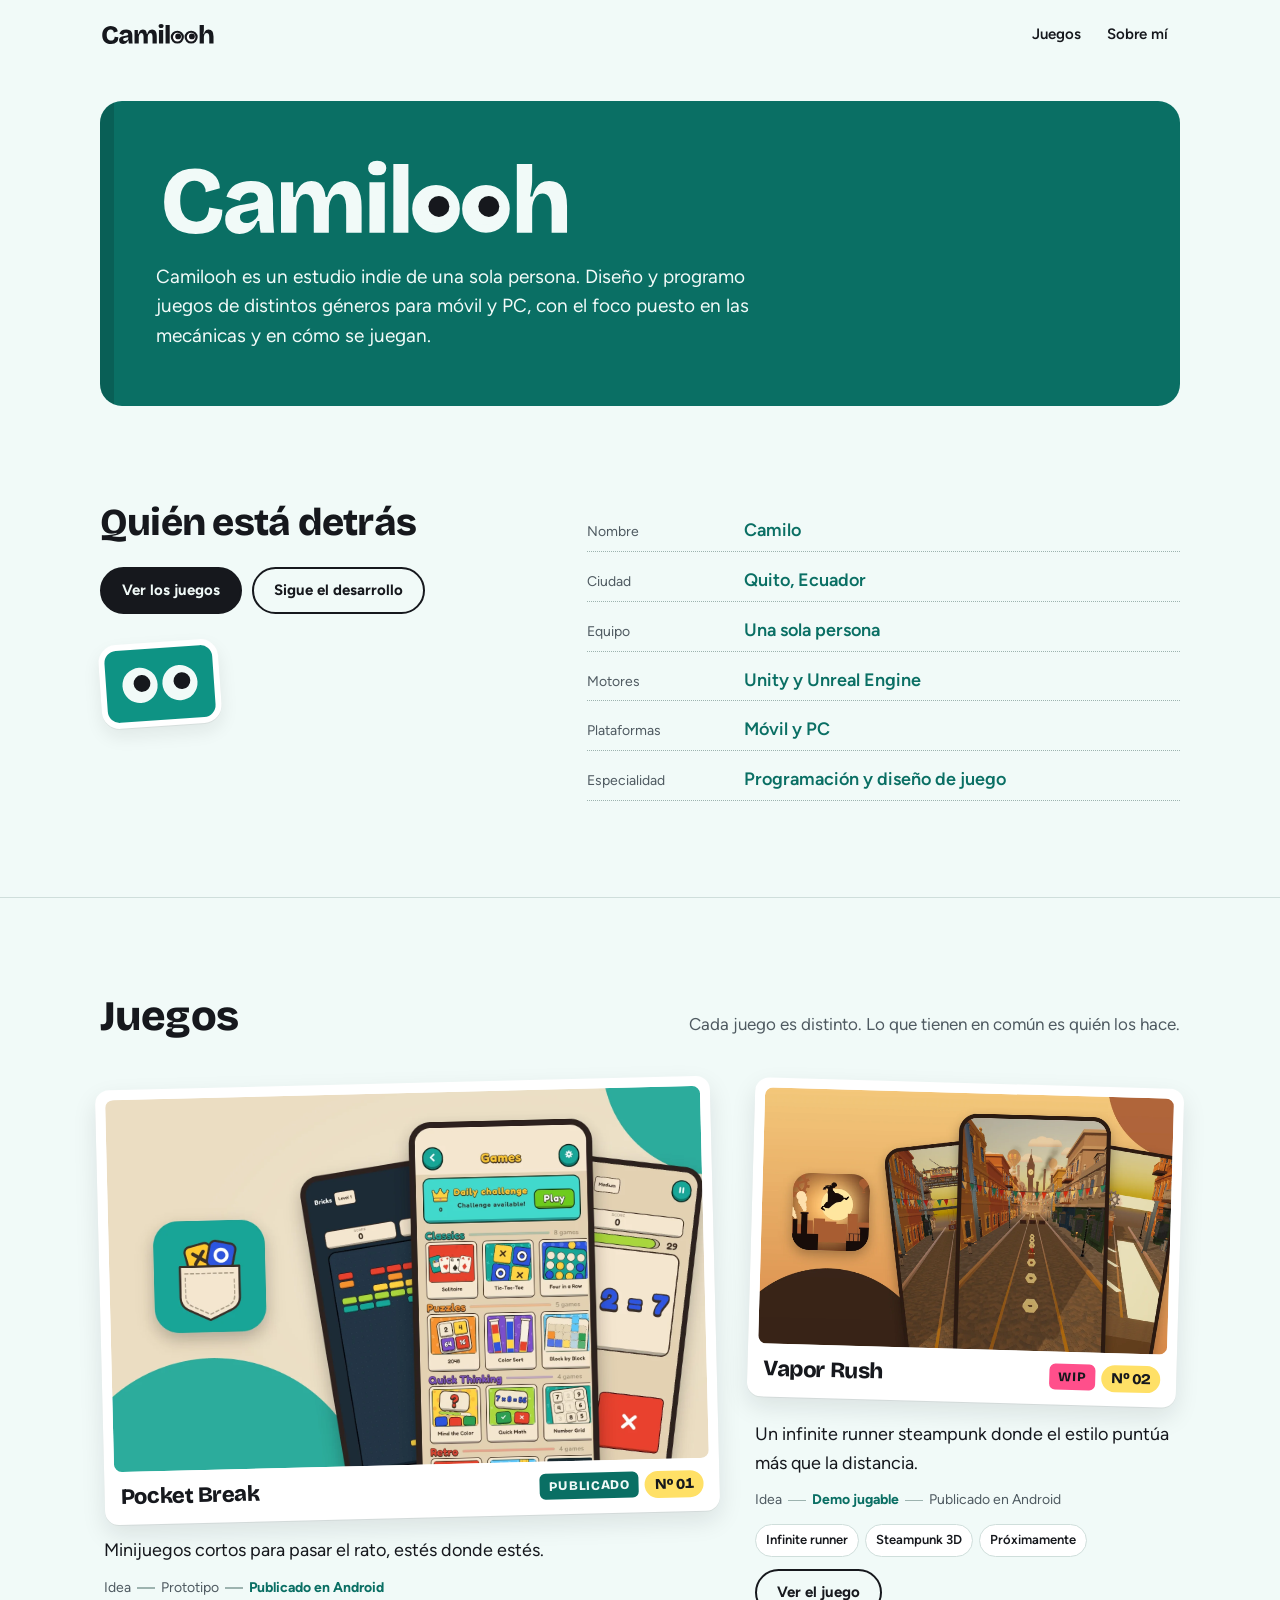
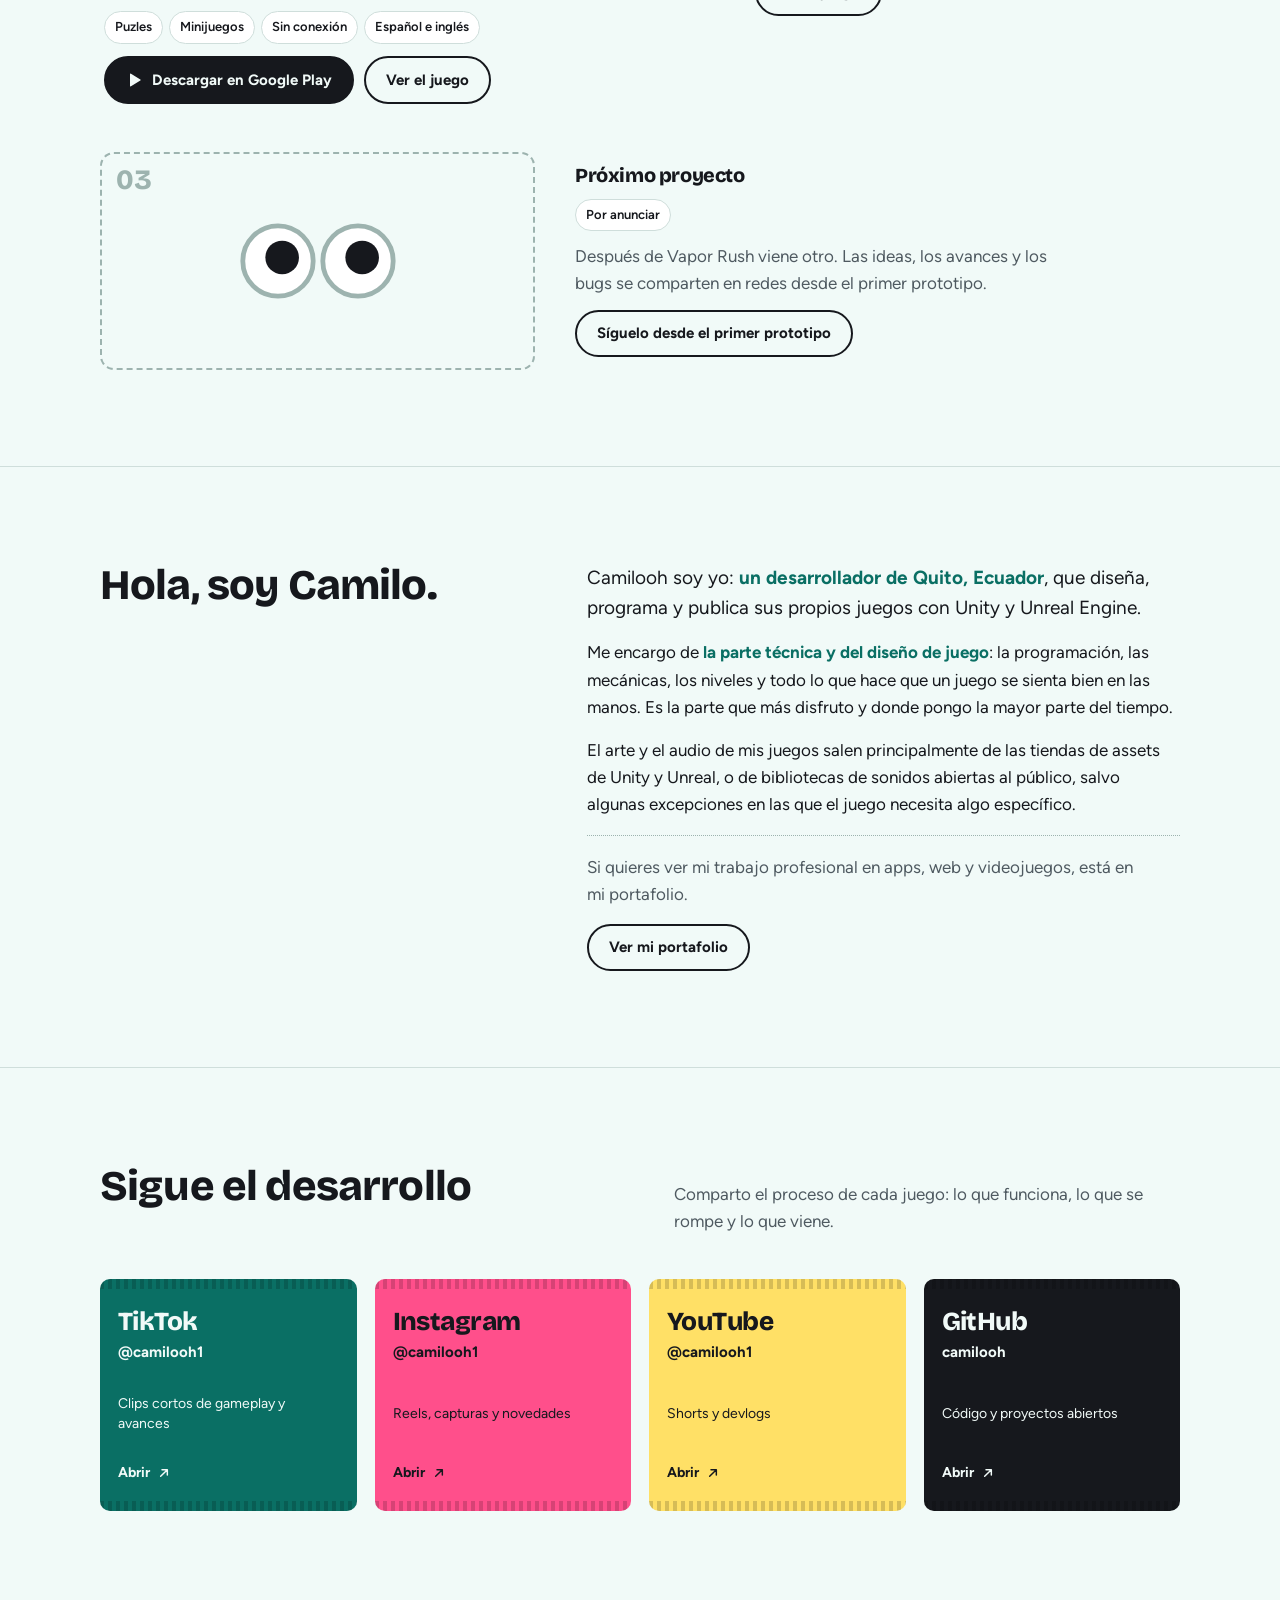
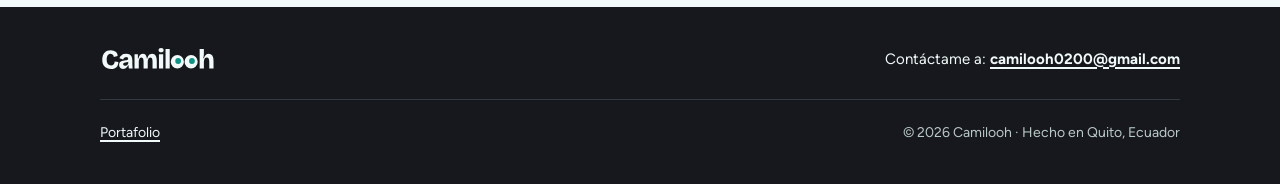
<file: index.html>
<!doctype html>
<html lang="es">
<head>
  <meta charset="utf-8">
  <meta name="viewport" content="width=device-width, initial-scale=1, viewport-fit=cover">
  <title>Camilooh · Juegos indie para móvil y PC</title>
  <meta name="description" content="Camilooh es un estudio indie de una sola persona. Juegos de distintos géneros para móvil y PC, centrados en las mecánicas, hechos en Quito, Ecuador.">
  <meta name="theme-color" content="#F1FAF8">
  <link rel="icon" href="assets/img/camilooh-icono.svg" type="image/svg+xml">
  <link rel="apple-touch-icon" href="assets/img/apple-touch-icon.png">
  <link rel="preload" href="assets/fonts/bricolage-grotesque-latin-800-normal.woff2" as="font" type="font/woff2" crossorigin>
  <link rel="stylesheet" href="assets/styles.css">

  <!-- Vista previa al compartir el enlace. Cambia la URL si usas un dominio propio. -->
  <meta property="og:type" content="website">
  <meta property="og:title" content="Camilooh">
  <meta property="og:description" content="Juegos indie para móvil y PC, hechos por una sola persona.">
  <meta property="og:url" content="https://camilooh.com/">
  <meta property="og:image" content="https://camilooh.com/assets/img/og.png">
  <meta property="og:image:width" content="1200">
  <meta property="og:image:height" content="630">
  <meta name="twitter:card" content="summary_large_image">
</head>
<body>
  <a class="saltar" href="#contenido">Saltar al contenido</a>

  <header class="cabecera" id="cabecera">
    <div class="contenedor">
      <a href="./" aria-label="Camilooh, inicio"><img class="marca" src="assets/img/camilooh-logo-tinta.svg" alt="Camilooh" width="116" height="30"></a>
      <nav aria-label="Principal">
        <ul class="menu">
          <li><a href="#juegos">Juegos</a></li>
          <li><a href="#sobre-mi">Sobre mí</a></li>
        </ul>
      </nav>
    </div>
  </header>

  <main id="contenido">

    <!-- Portada -->
    <section class="tapa" aria-label="Presentación">
      <div class="contenedor">
        <div class="tapa-frente">
          <h1 class="logo-tapa"><svg xmlns="http://www.w3.org/2000/svg" viewBox="-8 41.2 881.6 169.6"  role="img" aria-label="Camilooh" focusable="false"><path fill="#F1FAF8" d="M75.80 202.80L75.80 202.80Q60.20 202.80 47.80 198.60Q35.40 194.40 26.70 185.80Q18 177.20 13.50 164.70Q9 152.20 9 135.40L9 135.40Q9 118.20 13.60 105.20Q18.20 92.20 26.90 83.20Q35.60 74.20 47.40 69.70Q59.20 65.20 73.60 65.20L73.60 65.20Q85 65.20 94.50 68Q104 70.80 111 76.30Q118 81.80 121.90 89.50Q125.80 97.20 126 107L126 107L96.20 115.20Q96.20 107 92.70 101.80Q89.20 96.60 83.90 93.90Q78.60 91.20 72.40 91.20L72.40 91.20Q67.40 91.20 62.10 93.30Q56.80 95.40 52.40 100.30Q48 105.20 45.40 113.20Q42.80 121.20 42.80 133.20L42.80 133.20Q42.80 148.80 47.20 158.40Q51.60 168 59.40 172.50Q67.20 177 76.60 177L76.60 177Q87 177 92.70 172.50Q98.40 168 100.80 161.20Q103.20 154.40 103.40 147.40L103.40 147.40L131.40 151.80Q131.20 162.60 128.20 172Q125.20 181.40 118.70 188.30Q112.20 195.20 101.60 199Q91 202.80 75.80 202.80ZM167.20 202.80L167.20 202.80Q158.40 202.80 151.60 199.30Q144.80 195.80 141 189.10Q137.20 182.40 137.20 172.80L137.20 172.80Q137.20 163.80 140.70 157.90Q144.20 152 150.90 148.50Q157.60 145 167 142.70Q176.40 140.40 188.40 138.60L188.40 138.60Q194.20 137.60 198.10 136.70Q202 135.80 204 133.80Q206 131.80 206 128L206 128Q206 123 202.40 119.40Q198.80 115.80 190.80 115.80L190.80 115.80Q185.20 115.80 180.70 117.80Q176.20 119.80 173 123.60Q169.80 127.40 168.20 132.80L168.20 132.80L139.80 124.40Q142.40 116 147.10 109.80Q151.80 103.60 158.40 99.50Q165 95.40 173.50 93.50Q182 91.60 191.60 91.60L191.60 91.60Q207.60 91.60 217.70 96.70Q227.80 101.80 232.70 112.50Q237.60 123.20 237.60 140L237.60 140L237.60 156.20Q237.60 163.40 237.90 170.70Q238.20 178 238.70 185.30Q239.20 192.60 240 200L240 200L211.60 200Q210.80 195.40 210 188.90Q209.20 182.40 208.80 175.60L208.80 175.60L205 175.60Q202.20 183.20 196.90 189.50Q191.60 195.80 184.10 199.30Q176.60 202.80 167.20 202.80ZM181.80 180L181.80 180Q185.40 180 189.10 178.70Q192.80 177.40 196.20 175.10Q199.60 172.80 202.40 169.40Q205.20 166 206.60 162L206.60 162L206.20 149.40Q204.40 150.40 202.20 151L202.20 151Q197.60 152.40 192.90 153.20Q188.20 154 183.70 154.90Q179.20 155.80 175.70 157.20Q172.20 158.60 170.20 161Q168.20 163.40 168.20 167.60L168.20 167.60Q168.20 173.20 172 176.60Q175.80 180 181.80 180ZM286.60 200L254.40 200L254.40 94.40L279.80 94.40L280.20 125.40L284.20 125.40Q287 114 291.60 106.50Q296.20 99 302.80 95.30Q309.40 91.60 318.20 91.60L318.20 91.60Q327.40 91.60 333.50 95.50Q339.60 99.40 343.20 106.90Q346.80 114.40 348 125.40L348 125.40L351.40 125.40Q354.60 113.60 359.80 106.10Q365 98.60 372.20 95.10Q379.40 91.60 387.80 91.60L387.80 91.60Q396.80 91.60 403.50 95.10Q410.20 98.60 414.70 105.50Q419.20 112.40 421.40 122.70Q423.60 133 423.60 146.60L423.60 146.60L423.60 200L391.20 200L391.20 150.60Q391.20 140 389.50 133Q387.80 126 384.20 122.50Q380.60 119 375 119L375 119Q368.60 119 364.10 123.20Q359.60 127.40 357.20 134.90Q354.80 142.40 354.80 151.80L354.80 151.80L354.80 200L323.20 200L323.20 151.20Q323.20 140.20 321.30 133.20Q319.40 126.20 315.70 122.60Q312 119 306.40 119L306.40 119Q300 119 295.60 123.20Q291.20 127.40 288.90 134.90Q286.60 142.40 286.60 151.80L286.60 151.80L286.60 200ZM472.20 200L440 200L440 94.40L472.20 94.40L472.20 200ZM456.20 79.60L456.20 79.60Q447 79.60 442.10 75.70Q437.20 71.80 437.20 64.60L437.20 64.60Q437.20 57 442.10 53.10Q447 49.20 456.20 49.20L456.20 49.20Q465.60 49.20 470.50 53.10Q475.40 57 475.40 64.40L475.40 64.40Q475.40 71.80 470.50 75.70Q465.60 79.60 456.20 79.60ZM521.80 200L490.20 200L490.20 56L521.80 56L521.80 200ZM781.60 200L749.40 200L749.40 56L781.60 56L781.60 89Q781.60 93 781.30 97.30Q781.00 101.60 780.30 106.10Q779.60 110.60 778.90 115.20Q778.20 119.80 777.20 124.20L777.20 124.20L782.00 124.20Q784.80 114.40 789.00 107.10Q793.20 99.80 800.00 95.70Q806.80 91.60 817.40 91.60L817.40 91.60Q836.20 91.60 845.50 104.70Q854.80 117.80 854.80 145L854.80 145L854.80 200L822.40 200L822.40 150.40Q822.40 134.20 817.70 126.10Q813.00 118 803.40 118L803.40 118Q796.00 118 791.20 122.60Q786.40 127.20 784.00 134.90Q781.60 142.60 781.60 152L781.60 152L781.60 200Z"/><circle cx="579.8" cy="150" r="41.5" fill="#F1FAF8" stroke="#F1FAF8" stroke-width="17"/><circle class="pupil" cx="585.8" cy="145" r="22" fill="#16181D"/><circle cx="684.6" cy="150" r="41.5" fill="#F1FAF8" stroke="#F1FAF8" stroke-width="17"/><circle class="pupil" cx="690.6" cy="145" r="22" fill="#16181D"/></svg></h1>
          <p class="bajada">Camilooh es un estudio indie de una sola persona. Diseño y programo juegos de distintos géneros para móvil y PC, con el foco puesto en las mecánicas y en cómo se juegan.</p>
        </div>
      </div>
    </section>

    <!-- Quién está detrás -->
    <section class="hoja" aria-labelledby="dueno-titulo">
      <div class="contenedor">
        <div class="dueno">
          <div>
            <h2 id="dueno-titulo">Quién está detrás</h2>
            <div class="acciones">
              <a class="boton" href="#juegos">Ver los juegos</a>
              <a class="boton boton-linea" href="#redes">Sigue el desarrollo</a>
            </div>
            <div class="pegatina-ojos" aria-hidden="true">
              <svg viewBox="0 0 100 50"><circle cx="25" cy="25" r="22" fill="#F1FAF8"/><circle class="pupil" cx="27.6" cy="22.8" r="10.5" fill="#16181D"/><circle cx="75" cy="25" r="22" fill="#F1FAF8"/><circle class="pupil" cx="77.6" cy="22.8" r="10.5" fill="#16181D"/></svg>
            </div>
          </div>
          <dl class="campos">
            <div><dt>Nombre</dt><dd>Camilo</dd></div>
            <div><dt>Ciudad</dt><dd>Quito, Ecuador</dd></div>
            <div><dt>Equipo</dt><dd>Una sola persona</dd></div>
            <div><dt>Motores</dt><dd>Unity y Unreal Engine</dd></div>
            <div><dt>Plataformas</dt><dd>Móvil y PC</dd></div>
            <div><dt>Especialidad</dt><dd>Programación y diseño de juego</dd></div>
          </dl>
        </div>
      </div>
    </section>

    <!-- Juegos -->
    <section class="hoja" id="juegos" aria-labelledby="juegos-titulo">
      <div class="contenedor">
        <div class="hoja-cabeza">
          <h2 id="juegos-titulo">Juegos</h2>
          <p>Cada juego es distinto. Lo que tienen en común es quién los hace.</p>
        </div>

        <div class="coleccion">
          <article class="casilla casilla-1" aria-labelledby="pb-titulo">
            <a class="cromo" href="juegos/pocket-break/" aria-label="Pocket Break: ver la página del juego">
              <div class="imagen">
                <img src="assets/img/pocket-break-portada.webp" alt="Icono de Pocket Break junto a tres capturas: el menú de juegos, Bricks y Quick Math" width="1600" height="1000" loading="lazy" decoding="async">
              </div>
              <div class="pie-cromo"><span class="nombre" id="pb-titulo">Pocket Break</span><span class="etiquetas"><span class="estado estado-publicado">Publicado</span><span class="numero">Nº 01</span></span></div>
            </a>
            <div class="leyenda">
              <p class="resumen">Minijuegos cortos para pasar el rato, estés donde estés.</p>
              <ol class="vida" aria-label="Estado del juego"><li>Idea</li><li>Prototipo</li><li class="hecho">Publicado en Android</li></ol>
              <ul class="chips"><li>Puzles</li><li>Minijuegos</li><li>Sin conexión</li><li>Español e inglés</li></ul>
              <div class="acciones">
                <a class="boton" href="https://play.google.com/store/apps/details?id=com.Camilooh.PocketBreak" target="_blank" rel="noopener">
                  <svg viewBox="0 0 24 24" aria-hidden="true"><path fill="currentColor" d="M6 3.5v17a1 1 0 0 0 1.5.86l14-8.5a1 1 0 0 0 0-1.72l-14-8.5A1 1 0 0 0 6 3.5Z"/></svg>
                  Descargar en Google Play
                </a>
                <a class="boton boton-linea" href="juegos/pocket-break/">Ver el juego</a>
              </div>
            </div>
          </article>

          <article class="casilla casilla-2" aria-labelledby="vr-titulo">
            <a class="cromo" href="juegos/vapor-rush/" aria-label="Vapor Rush: ver la página del juego">
              <div class="imagen">
                <img src="assets/img/vapor-rush-portada.webp" alt="Icono de Vapor Rush, la silueta de Ada saltando entre tejados al atardecer, junto a tres capturas de la ciudad" width="1600" height="1000" loading="lazy" decoding="async">
              </div>
              <div class="pie-cromo"><span class="nombre" id="vr-titulo">Vapor Rush</span><span class="etiquetas"><span class="estado estado-wip" title="Work in progress: en desarrollo">WIP</span><span class="numero">Nº 02</span></span></div>
            </a>
            <div class="leyenda">
              <p class="resumen">Un infinite runner steampunk donde el estilo puntúa más que la distancia.</p>
              <ol class="vida" aria-label="Estado del juego"><li>Idea</li><li class="hecho">Demo jugable</li><li>Publicado en Android</li></ol>
              <ul class="chips"><li>Infinite runner</li><li>Steampunk 3D</li><li>Próximamente</li></ul>
              <a class="boton boton-linea" href="juegos/vapor-rush/">Ver el juego</a>
            </div>
          </article>

          <article class="casilla casilla-3" aria-labelledby="prox-titulo">
            <div class="hueco">
              <span class="numero-hueco" aria-hidden="true">03</span>
              <svg class="ojos" viewBox="0 0 100 50" aria-hidden="true"><circle cx="25" cy="25" r="22" fill="#FFFFFF" stroke="#9DB3AF" stroke-width="3"/><circle class="pupil" cx="27.6" cy="22.8" r="10.5" fill="#16181D"/><circle cx="75" cy="25" r="22" fill="#FFFFFF" stroke="#9DB3AF" stroke-width="3"/><circle class="pupil" cx="77.6" cy="22.8" r="10.5" fill="#16181D"/></svg>
            </div>
            <div class="leyenda">
              <h3 id="prox-titulo">Próximo proyecto</h3>
              <ul class="chips"><li>Por anunciar</li></ul>
              <p>Después de Vapor Rush viene otro. Las ideas, los avances y los bugs se comparten en redes desde el primer prototipo.</p>
              <a class="boton boton-linea" href="#redes">Síguelo desde el primer prototipo</a>
            </div>
          </article>
        </div>
      </div>
    </section>

    <!-- Sobre mí -->
    <section class="hoja" id="sobre-mi" aria-labelledby="sobre-titulo">
      <div class="contenedor">
        <div class="sobre">
          <h2 id="sobre-titulo">Hola, soy Camilo.</h2>
          <div class="texto">
            <p class="lead">Camilooh soy yo: <strong>un desarrollador de Quito, Ecuador</strong>, que diseña, programa y publica sus propios juegos con Unity y Unreal Engine.</p>
            <p>Me encargo de <strong>la parte técnica y del diseño de juego</strong>: la programación, las mecánicas, los niveles y todo lo que hace que un juego se sienta bien en las manos. Es la parte que más disfruto y donde pongo la mayor parte del tiempo.</p>
            <p>El arte y el audio de mis juegos salen principalmente de las tiendas de assets de Unity y Unreal, o de bibliotecas de sonidos abiertas al público, salvo algunas excepciones en las que el juego necesita algo específico.</p>
            <div class="portafolio">
              <p>Si quieres ver mi trabajo profesional en apps, web y videojuegos, está en mi portafolio.</p>
              <a class="boton boton-linea" href="https://camilooh.github.io/PortafolioCG/" target="_blank" rel="noopener">Ver mi portafolio</a>
            </div>
          </div>
        </div>
      </div>
    </section>

    <!-- Redes -->
    <section class="hoja" id="redes" aria-labelledby="redes-titulo">
      <div class="contenedor">
        <div class="hoja-cabeza">
          <h2 id="redes-titulo">Sigue el desarrollo</h2>
          <p>Comparto el proceso de cada juego: lo que funciona, lo que se rompe y lo que viene.</p>
        </div>
        <ul class="sobres">
          <li><a class="sobre-red" href="https://www.tiktok.com/@camilooh1" target="_blank" rel="noopener"><span><span class="red">TikTok</span><br><span class="usuario">@camilooh1</span></span><span class="para">Clips cortos de gameplay y avances</span><span class="abrir">Abrir <svg viewBox="0 0 24 24" aria-hidden="true"><path d="M7 17 17 7M9 7h8v8" fill="none" stroke="currentColor" stroke-width="2.2" stroke-linecap="round" stroke-linejoin="round"/></svg></span></a></li>
          <li><a class="sobre-red" href="https://www.instagram.com/camilooh1" target="_blank" rel="noopener"><span><span class="red">Instagram</span><br><span class="usuario">@camilooh1</span></span><span class="para">Reels, capturas y novedades</span><span class="abrir">Abrir <svg viewBox="0 0 24 24" aria-hidden="true"><path d="M7 17 17 7M9 7h8v8" fill="none" stroke="currentColor" stroke-width="2.2" stroke-linecap="round" stroke-linejoin="round"/></svg></span></a></li>
          <li><a class="sobre-red" href="https://www.youtube.com/@camilooh1" target="_blank" rel="noopener"><span><span class="red">YouTube</span><br><span class="usuario">@camilooh1</span></span><span class="para">Shorts y devlogs</span><span class="abrir">Abrir <svg viewBox="0 0 24 24" aria-hidden="true"><path d="M7 17 17 7M9 7h8v8" fill="none" stroke="currentColor" stroke-width="2.2" stroke-linecap="round" stroke-linejoin="round"/></svg></span></a></li>
          <li><a class="sobre-red" href="https://github.com/camilooh" target="_blank" rel="noopener"><span><span class="red">GitHub</span><br><span class="usuario">camilooh</span></span><span class="para">Código y proyectos abiertos</span><span class="abrir">Abrir <svg viewBox="0 0 24 24" aria-hidden="true"><path d="M7 17 17 7M9 7h8v8" fill="none" stroke="currentColor" stroke-width="2.2" stroke-linecap="round" stroke-linejoin="round"/></svg></span></a></li>
        </ul>
      </div>
    </section>
  </main>

  <footer class="pie" id="contacto">
    <div class="contenedor">
      <div class="pie-arriba">
        <img class="marca" src="assets/img/camilooh-logo-claro.svg" alt="Camilooh" width="116" height="30">
        <p class="pie-contacto">Contáctame a: <a href="mailto:camilooh0200@gmail.com">camilooh0200@gmail.com</a></p>
      </div>
      <div class="pie-abajo">
        <nav aria-label="Pie de página">
          <ul>
            <li><a href="https://camilooh.github.io/PortafolioCG/" target="_blank" rel="noopener">Portafolio</a></li>
          </ul>
        </nav>
        <p>© 2026 Camilooh · Hecho en Quito, Ecuador</p>
      </div>
    </div>
  </footer>

  <script src="assets/main.js" defer></script>
</body>
</html>
</file>
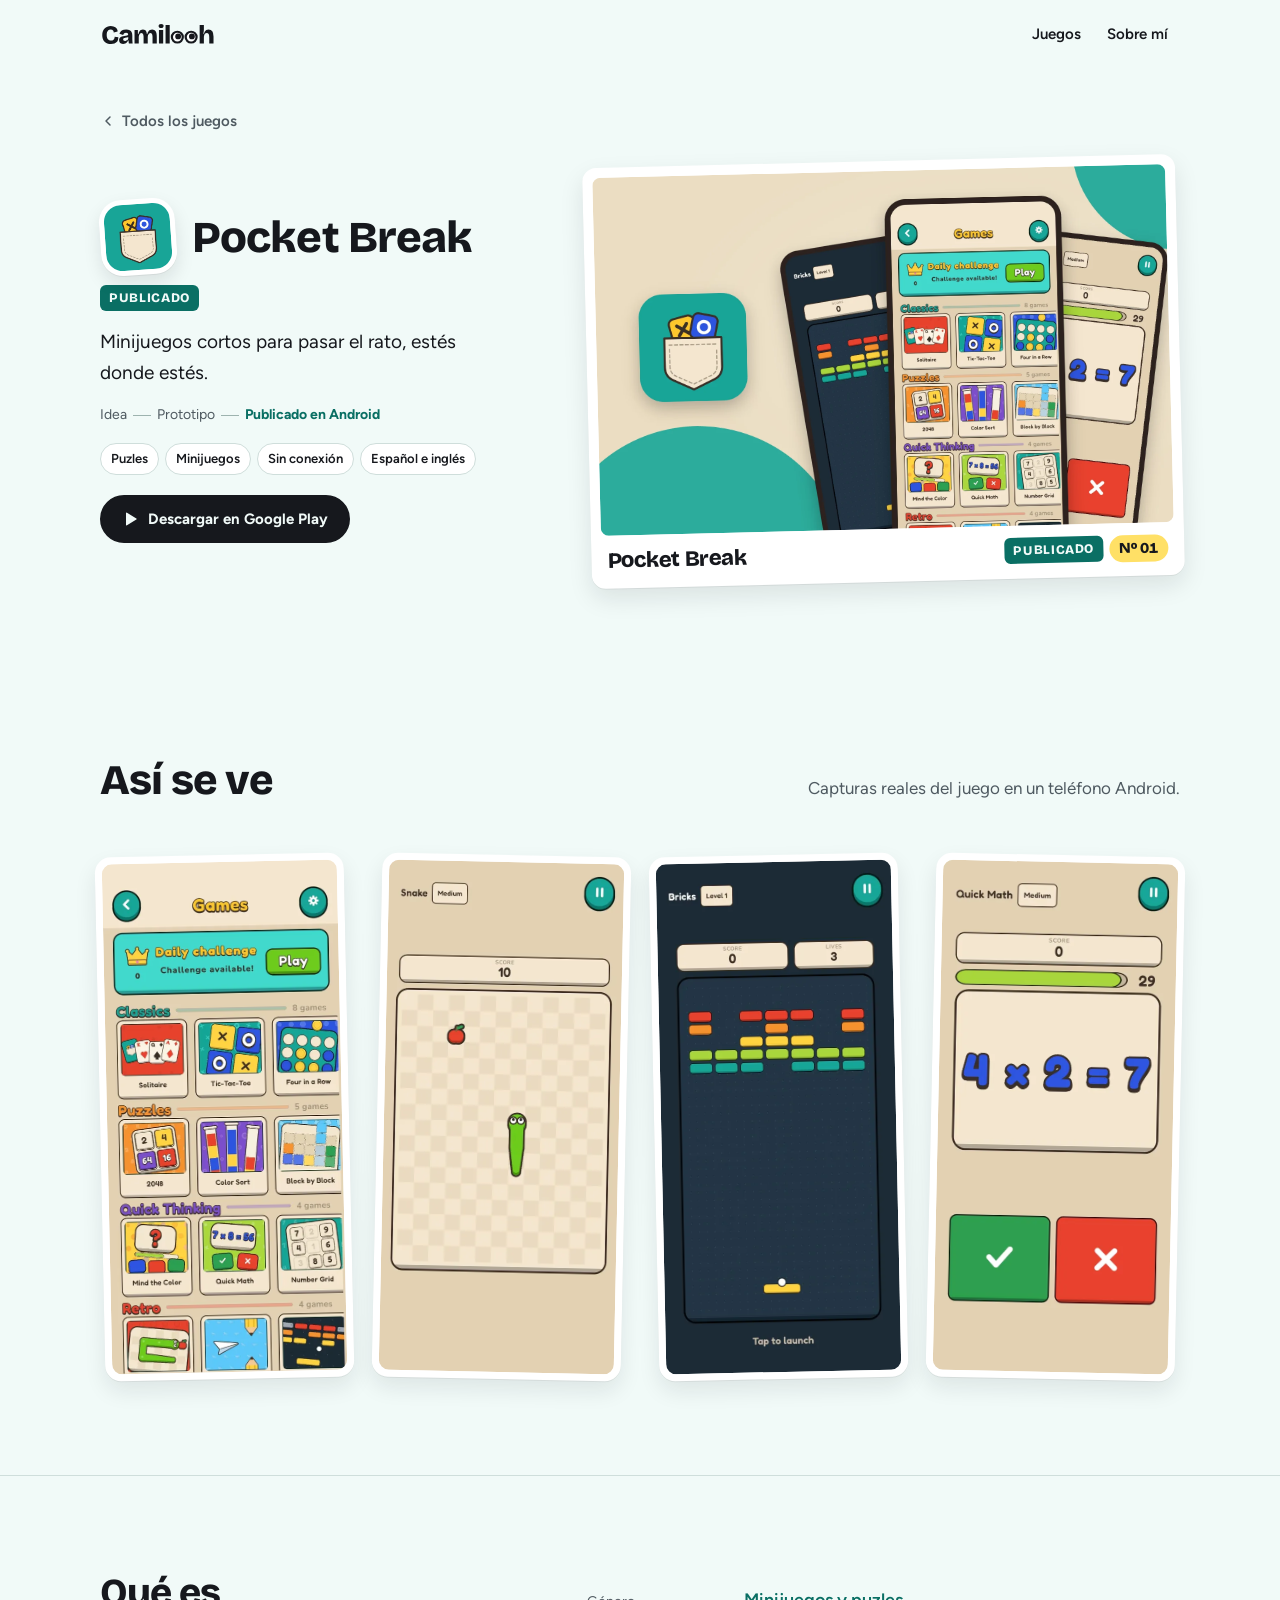
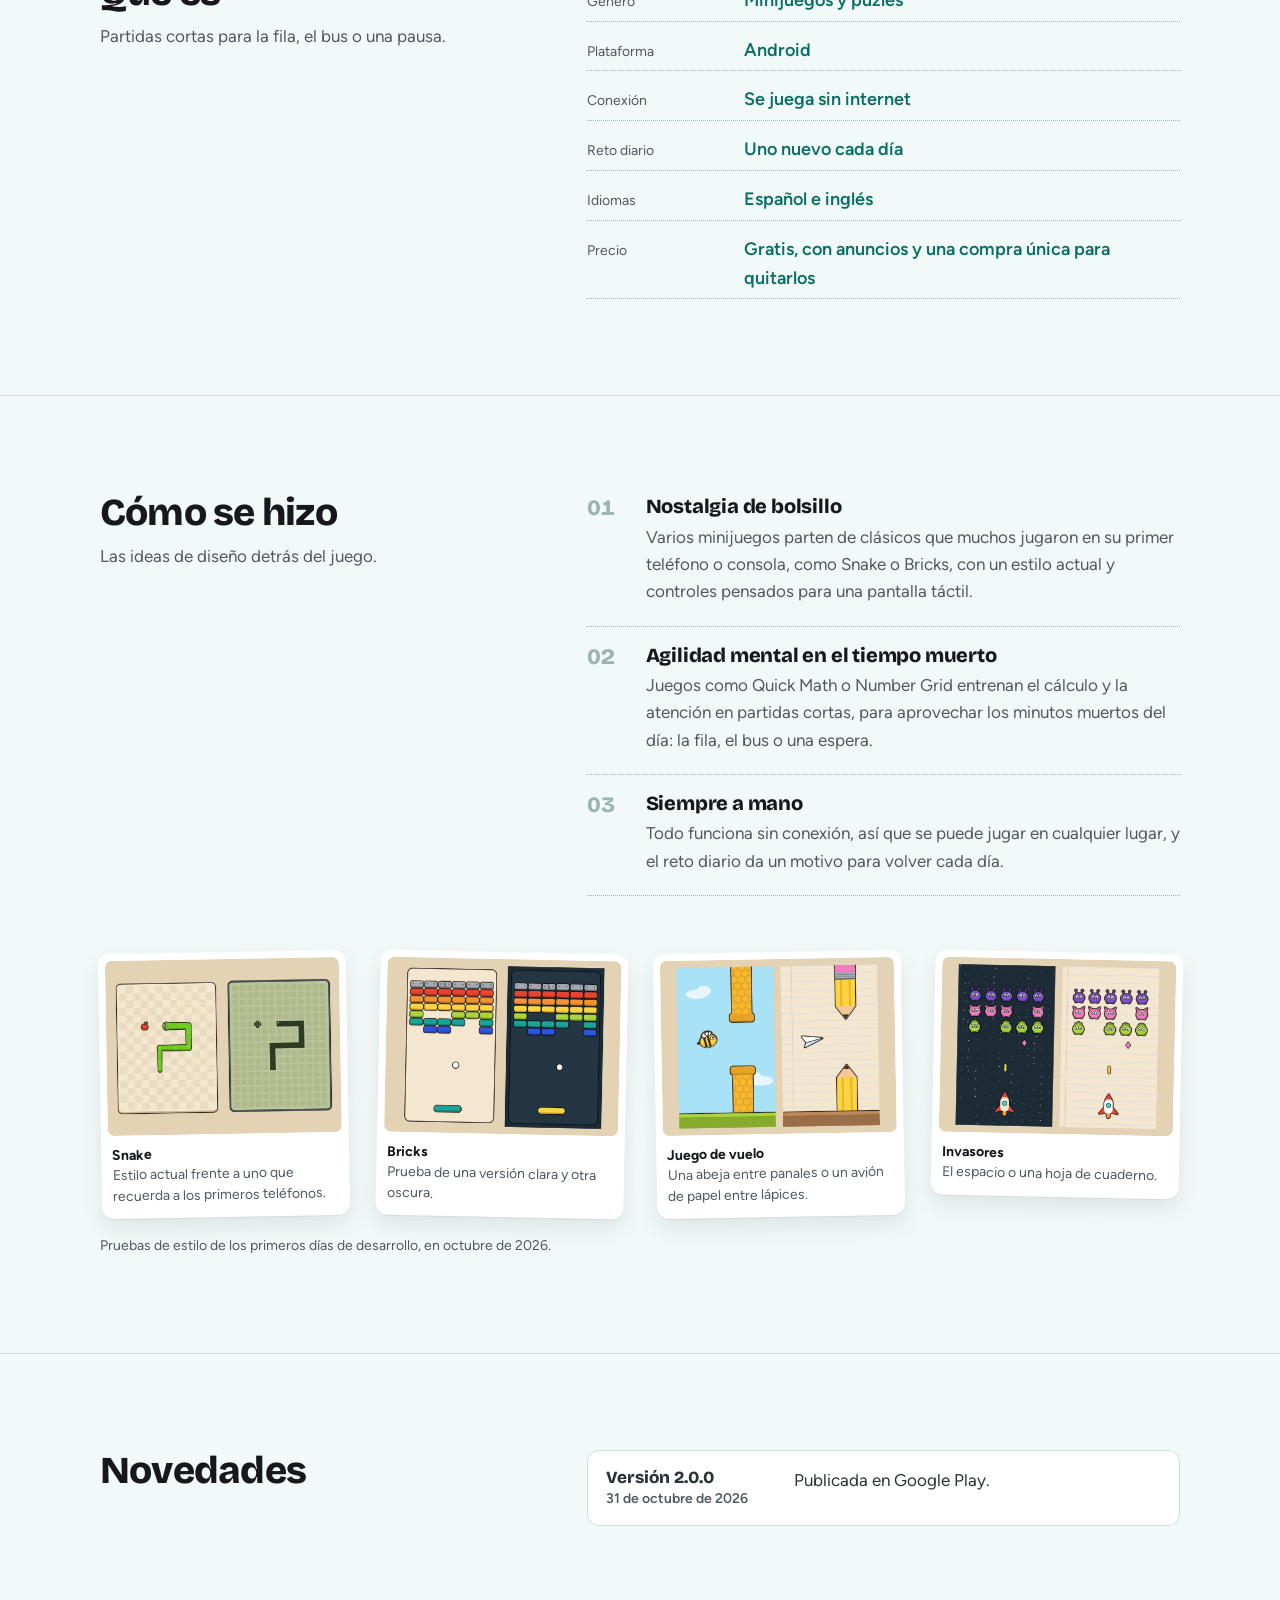
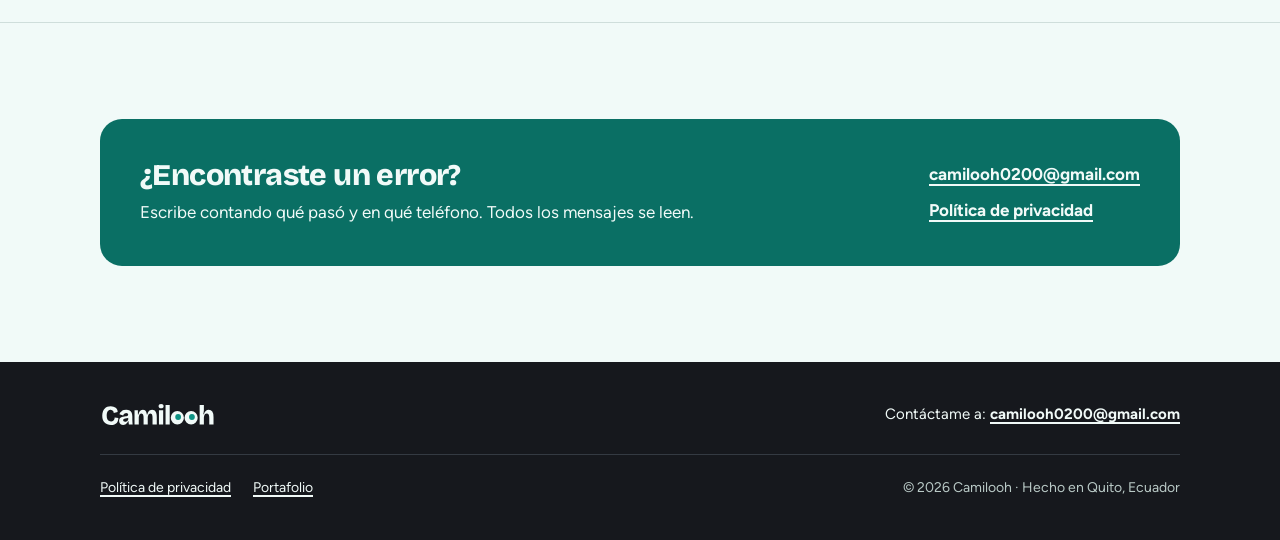
<file: juegos/pocket-break/index.html>
<!doctype html>
<html lang="es">
<head>
  <meta charset="utf-8">
  <meta name="viewport" content="width=device-width, initial-scale=1, viewport-fit=cover">
  <title>Pocket Break · Camilooh</title>
  <meta name="description" content="Pocket Break: minijuegos cortos para pasar el rato, estés donde estés. Gratis en Google Play, se juega sin conexión.">
  <meta name="theme-color" content="#F1FAF8">
  <link rel="icon" href="../../assets/img/camilooh-icono.svg" type="image/svg+xml">
  <link rel="apple-touch-icon" href="../../assets/img/apple-touch-icon.png">
  <link rel="preload" href="../../assets/fonts/bricolage-grotesque-latin-800-normal.woff2" as="font" type="font/woff2" crossorigin>
  <link rel="stylesheet" href="../../assets/styles.css">

  <meta property="og:type" content="website">
  <meta property="og:title" content="Pocket Break · Camilooh">
  <meta property="og:description" content="Minijuegos cortos para pasar el rato, estés donde estés.">
  <meta property="og:url" content="https://camilooh.com/juegos/pocket-break/">
  <meta property="og:image" content="https://camilooh.com/assets/img/pocket-break-portada.jpg">
  <meta name="twitter:card" content="summary_large_image">
</head>
<body>
  <a class="saltar" href="#contenido">Saltar al contenido</a>

  <header class="cabecera" id="cabecera">
    <div class="contenedor">
      <a href="../../" aria-label="Camilooh, inicio"><img class="marca" src="../../assets/img/camilooh-logo-tinta.svg" alt="Camilooh" width="116" height="30"></a>
      <nav aria-label="Principal">
        <ul class="menu">
          <li><a href="../../#juegos">Juegos</a></li>
          <li><a href="../../#sobre-mi">Sobre mí</a></li>
        </ul>
      </nav>
    </div>
  </header>

  <main id="contenido">

    <!-- Cabecera del juego -->
    <section class="ficha" aria-labelledby="juego-titulo">
      <div class="contenedor">
        <a class="volver" href="../../#juegos"><svg viewBox="0 0 24 24" aria-hidden="true"><path d="M15 6l-6 6 6 6" fill="none" stroke="currentColor" stroke-width="2.2" stroke-linecap="round" stroke-linejoin="round"/></svg>Todos los juegos</a>
        <div class="ficha-grid">
          <div class="ficha-texto">
            <div class="ficha-titulo">
              <div class="ficha-icono"><img src="../../assets/img/pocket-break/icono.webp" alt="" width="256" height="256"></div>
              <h1 id="juego-titulo">Pocket Break</h1><span class="estado estado-publicado">Publicado</span>
            </div>
            <p class="resumen">Minijuegos cortos para pasar el rato, estés donde estés.</p>
            <ol class="vida" aria-label="Estado del juego"><li>Idea</li><li>Prototipo</li><li class="hecho">Publicado en Android</li></ol>
            <ul class="chips"><li>Puzles</li><li>Minijuegos</li><li>Sin conexión</li><li>Español e inglés</li></ul>
            <div class="acciones">
              <a class="boton" href="https://play.google.com/store/apps/details?id=com.Camilooh.PocketBreak" target="_blank" rel="noopener">
                <svg viewBox="0 0 24 24" aria-hidden="true"><path fill="currentColor" d="M6 3.5v17a1 1 0 0 0 1.5.86l14-8.5a1 1 0 0 0 0-1.72l-14-8.5A1 1 0 0 0 6 3.5Z"/></svg>
                Descargar en Google Play
              </a>
            </div>
          </div>
          <div class="cromo">
            <div class="imagen"><img src="../../assets/img/pocket-break-portada.webp" alt="Icono de Pocket Break junto a tres capturas: el menú de juegos, Bricks y Quick Math" width="1600" height="1000" decoding="async"></div>
            <div class="pie-cromo"><span class="nombre">Pocket Break</span><span class="etiquetas"><span class="estado estado-publicado">Publicado</span><span class="numero">Nº 01</span></span></div>
          </div>
        </div>
      </div>
    </section>

    <!-- Capturas -->
    <section class="hoja" aria-labelledby="capturas-titulo">
      <div class="contenedor">
        <div class="hoja-cabeza">
          <h2 id="capturas-titulo">Así se ve</h2>
          <p>Capturas reales del juego en un teléfono Android.</p>
        </div>
        <!-- Cuando tengas un clip corto de gameplay (mp4 vertical), puede ir aquí antes de las capturas. -->
        <ul class="capturas" style="--n: 4">
          <li><img src="../../assets/img/pocket-break/cap4.webp" alt="Menú de Pocket Break con la lista de minijuegos" width="540" height="1171" loading="lazy" decoding="async"></li>
          <li><img src="../../assets/img/pocket-break/cap1.webp" alt="Partida de Snake" width="540" height="1171" loading="lazy" decoding="async"></li>
          <li><img src="../../assets/img/pocket-break/cap2.webp" alt="Partida de Bricks" width="540" height="1171" loading="lazy" decoding="async"></li>
          <li><img src="../../assets/img/pocket-break/cap3.webp" alt="Partida de Quick Math" width="540" height="1171" loading="lazy" decoding="async"></li>
        </ul>
      </div>
    </section>

    <!-- Datos -->
    <section class="hoja" aria-labelledby="datos-titulo">
      <div class="contenedor dos-col">
        <div>
          <h2 id="datos-titulo">Qué es</h2>
          <p class="intro">Partidas cortas para la fila, el bus o una pausa.</p>
        </div>
        <dl class="campos">
          <div><dt>Género</dt><dd>Minijuegos y puzles</dd></div>
          <div><dt>Plataforma</dt><dd>Android</dd></div>
          <div><dt>Conexión</dt><dd>Se juega sin internet</dd></div>
          <div><dt>Reto diario</dt><dd>Uno nuevo cada día</dd></div>
          <div><dt>Idiomas</dt><dd>Español e inglés</dd></div>
          <div><dt>Precio</dt><dd>Gratis, con anuncios y una compra única para quitarlos</dd></div>
        </dl>
      </div>
    </section>

    <!-- Cómo se hizo -->
    <section class="hoja" aria-labelledby="hizo-titulo">
      <div class="contenedor">
        <div class="dos-col">
          <div>
            <h2 id="hizo-titulo">Cómo se hizo</h2>
            <p class="intro">Las ideas de diseño detrás del juego.</p>
          </div>
          <ol class="notas">
            <li><h3>Nostalgia de bolsillo</h3><p>Varios minijuegos parten de clásicos que muchos jugaron en su primer teléfono o consola, como Snake o Bricks, con un estilo actual y controles pensados para una pantalla táctil.</p></li>
            <li><h3>Agilidad mental en el tiempo muerto</h3><p>Juegos como Quick Math o Number Grid entrenan el cálculo y la atención en partidas cortas, para aprovechar los minutos muertos del día: la fila, el bus o una espera.</p></li>
            <li><h3>Siempre a mano</h3><p>Todo funciona sin conexión, así que se puede jugar en cualquier lugar, y el reto diario da un motivo para volver cada día.</p></li>
          </ol>
        </div>
        <ul class="proceso" aria-label="Imágenes del proceso">
          <li><figure><img src="../../assets/img/pocket-break/proceso-snake.webp" alt="Dos versiones de Snake: una moderna sobre fondo claro y otra verde que recuerda a los primeros teléfonos" width="800" height="600" loading="lazy" decoding="async"><figcaption><b>Snake</b>Estilo actual frente a uno que recuerda a los primeros teléfonos.</figcaption></figure></li>
          <li><figure><img src="../../assets/img/pocket-break/proceso-bricks.webp" alt="Dos versiones de Bricks, una clara y otra oscura" width="800" height="600" loading="lazy" decoding="async"><figcaption><b>Bricks</b>Prueba de una versión clara y otra oscura.</figcaption></figure></li>
          <li><figure><img src="../../assets/img/pocket-break/proceso-vuelo.webp" alt="Dos estilos para un juego de vuelo: una abeja entre panales y un avión de papel entre lápices" width="800" height="600" loading="lazy" decoding="async"><figcaption><b>Juego de vuelo</b>Una abeja entre panales o un avión de papel entre lápices.</figcaption></figure></li>
          <li><figure><img src="../../assets/img/pocket-break/proceso-invasores.webp" alt="Dos fondos para un juego de invasores: el espacio y una hoja de cuaderno" width="800" height="600" loading="lazy" decoding="async"><figcaption><b>Invasores</b>El espacio o una hoja de cuaderno.</figcaption></figure></li>
        </ul>
        <p class="pie-capturas">Pruebas de estilo de los primeros días de desarrollo, en octubre de 2026.</p>
      </div>
    </section>

    <!-- Novedades -->
    <section class="hoja" aria-labelledby="novedades-titulo">
      <div class="contenedor dos-col">
        <h2 id="novedades-titulo">Novedades</h2>
        <ol class="novedades" reversed>
          <li><p class="version">Versión 2.0.0<span>31 de octubre de 2026</span></p><p>Publicada en Google Play.</p></li>
        </ol>
      </div>
    </section>

    <!-- Soporte -->
    <section class="hoja" aria-labelledby="soporte-titulo">
      <div class="contenedor">
        <div class="soporte">
          <div>
            <h2 id="soporte-titulo">¿Encontraste un error?</h2>
            <p>Escribe contando qué pasó y en qué teléfono. Todos los mensajes se leen.</p>
          </div>
          <div class="enlaces">
            <a href="mailto:camilooh0200@gmail.com?subject=Pocket%20Break">camilooh0200@gmail.com</a>
            <a href="privacidad/">Política de privacidad</a>
          </div>
        </div>
      </div>
    </section>
  </main>

  <footer class="pie" id="contacto">
    <div class="contenedor">
      <div class="pie-arriba">
        <img class="marca" src="../../assets/img/camilooh-logo-claro.svg" alt="Camilooh" width="116" height="30">
        <p class="pie-contacto">Contáctame a: <a href="mailto:camilooh0200@gmail.com">camilooh0200@gmail.com</a></p>
      </div>
      <div class="pie-abajo">
        <nav aria-label="Pie de página">
          <ul>
            <li><a href="privacidad/">Política de privacidad</a></li>
            <li><a href="https://camilooh.github.io/PortafolioCG/" target="_blank" rel="noopener">Portafolio</a></li>
          </ul>
        </nav>
        <p>© 2026 Camilooh · Hecho en Quito, Ecuador</p>
      </div>
    </div>
  </footer>

  <script src="../../assets/main.js" defer></script>
</body>
</html>
</file>
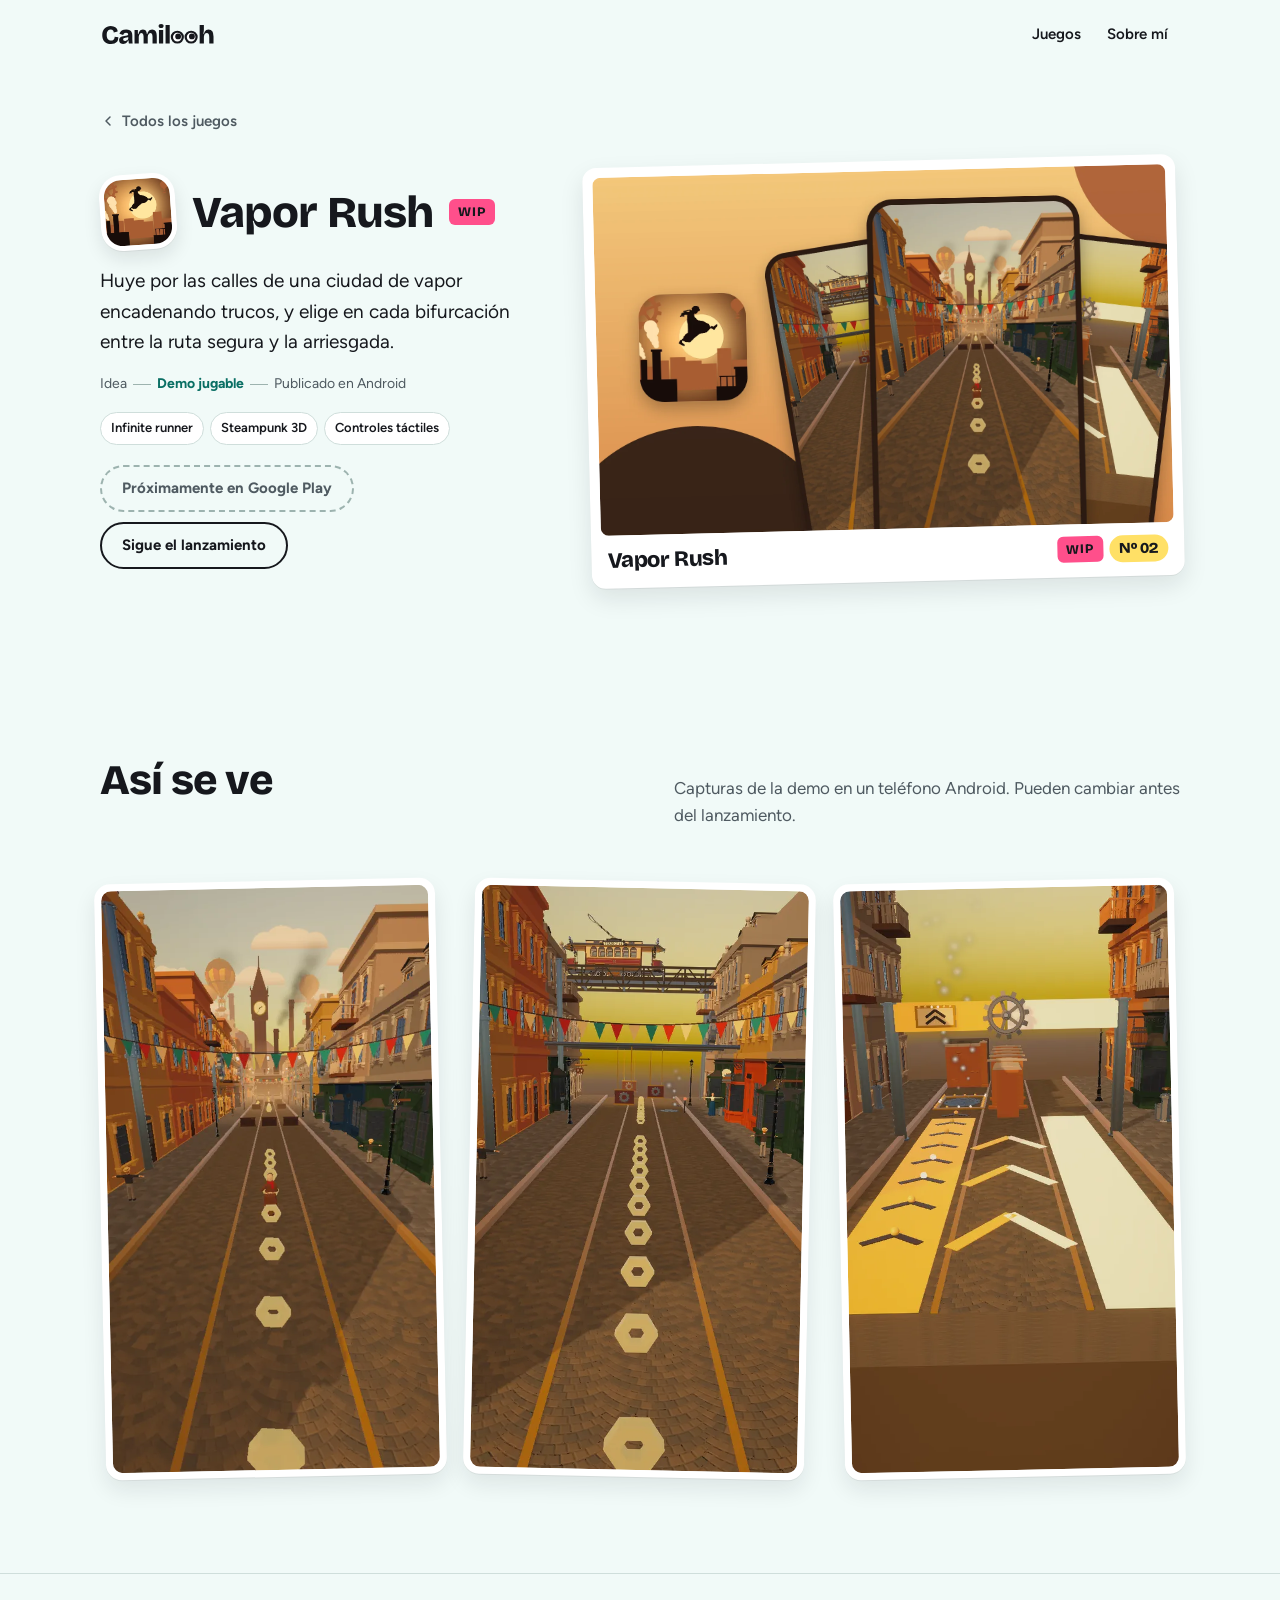
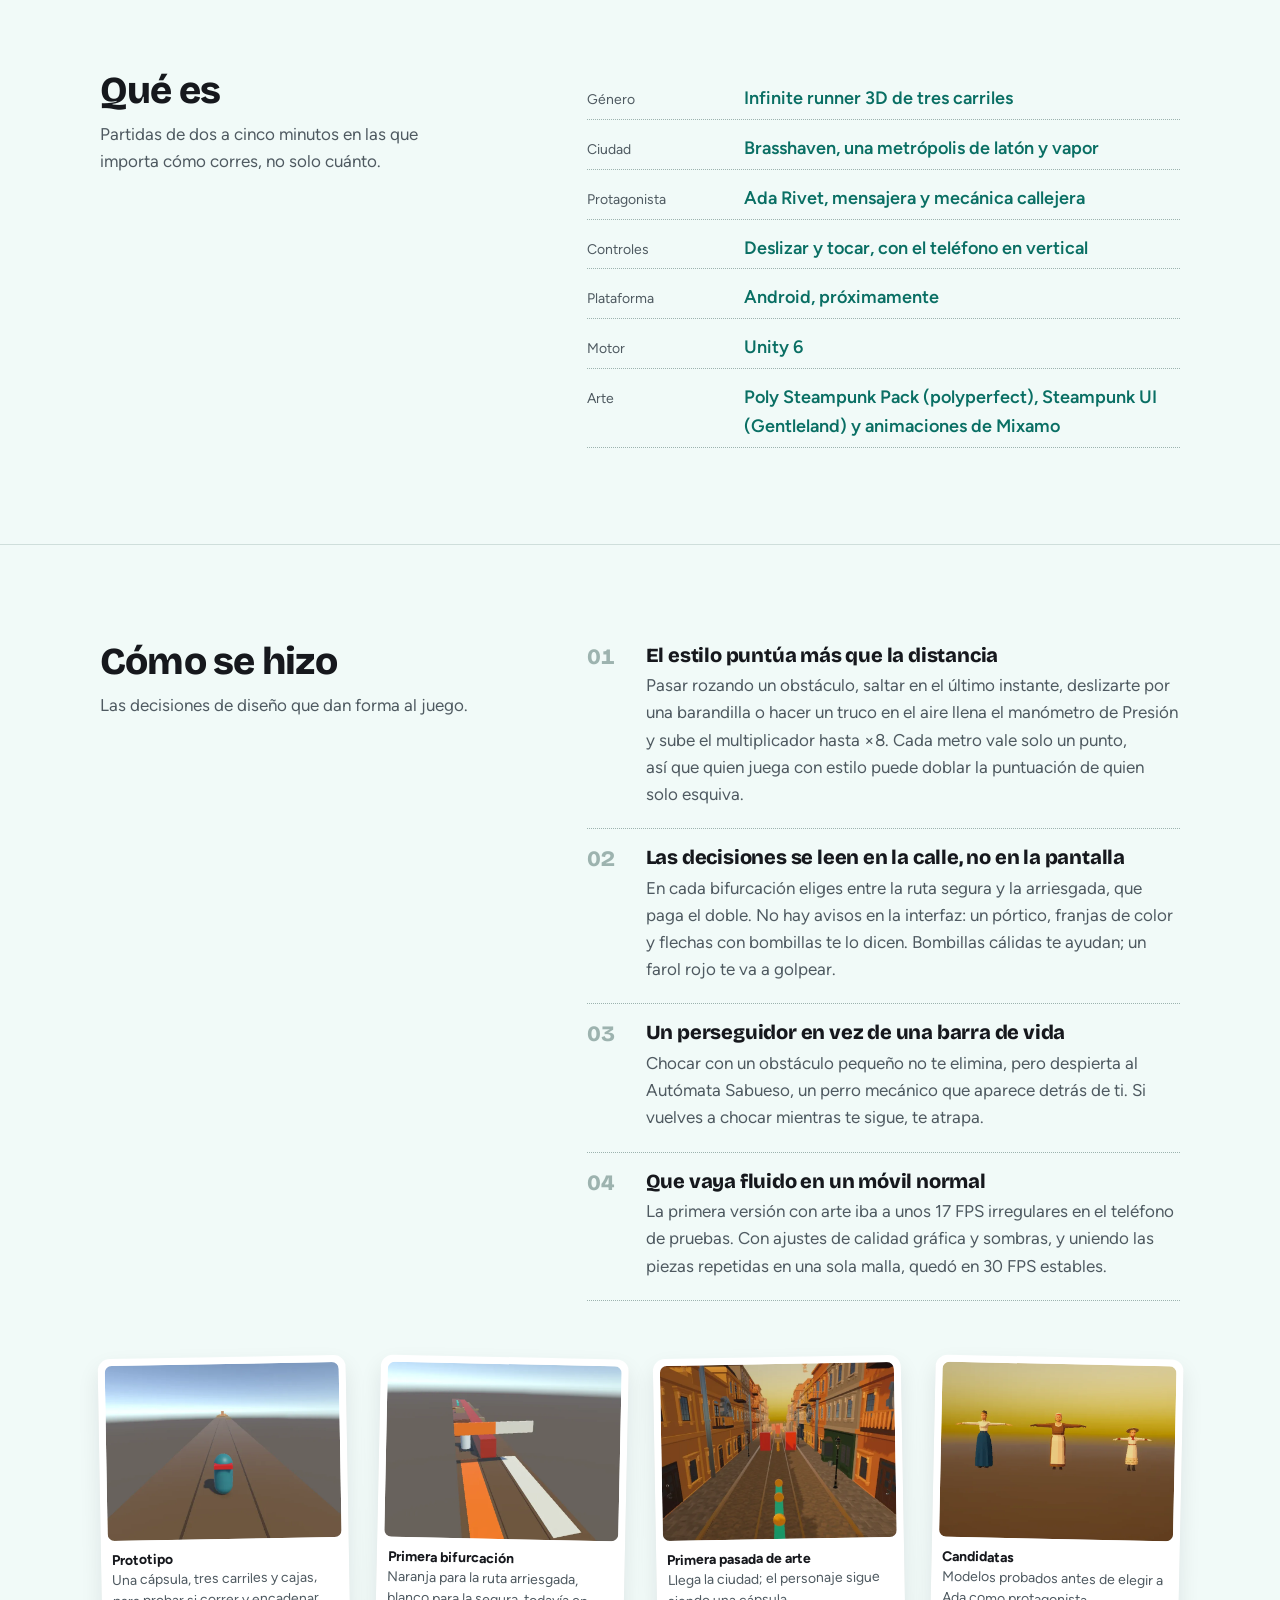
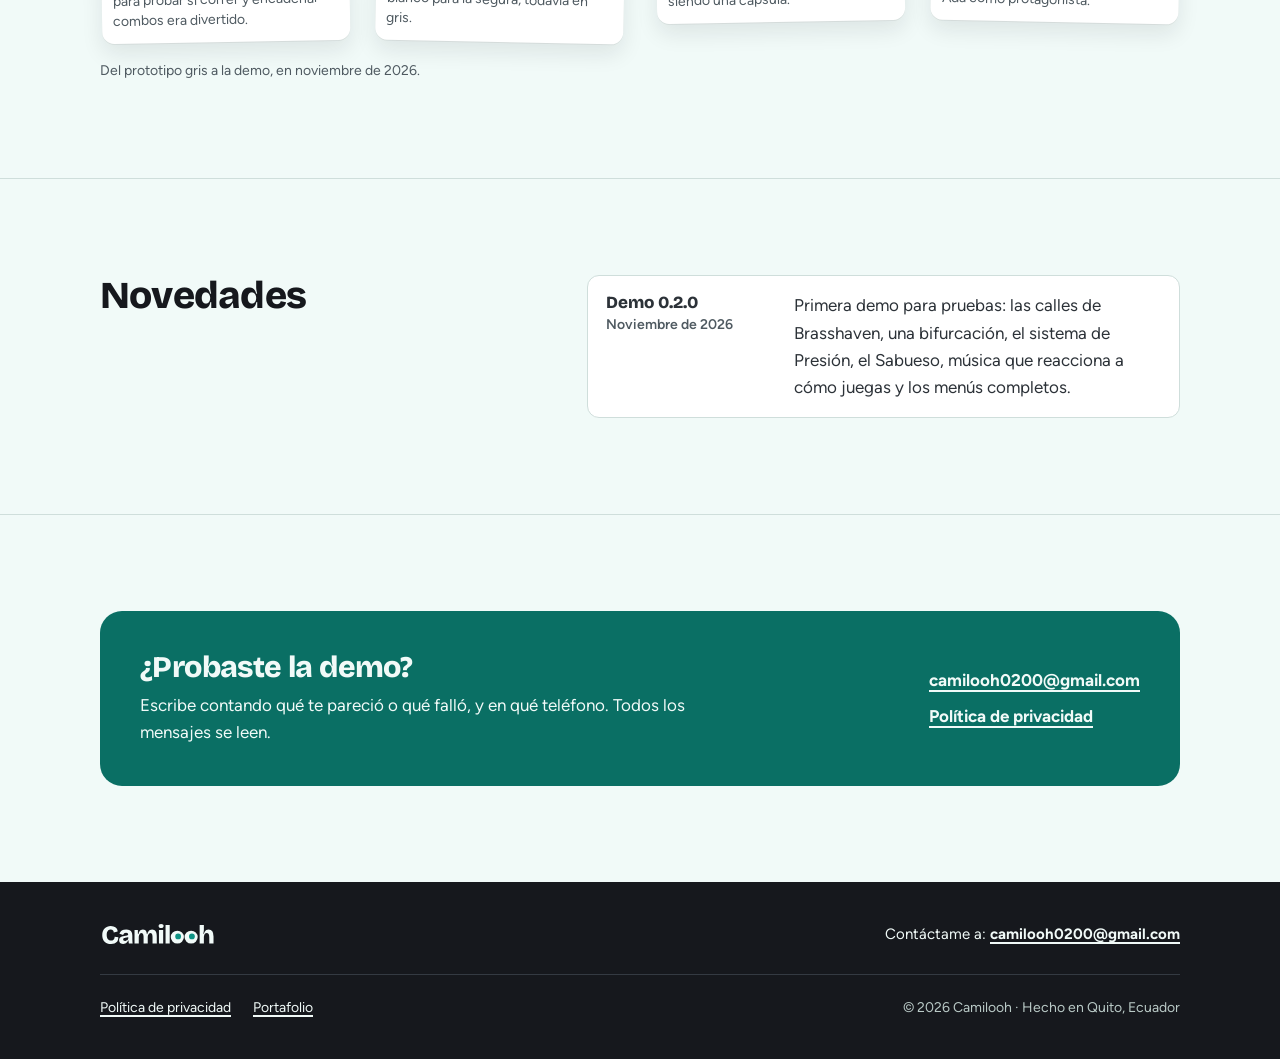
<file: juegos/vapor-rush/index.html>
<!doctype html>
<html lang="es">
<head>
  <meta charset="utf-8">
  <meta name="viewport" content="width=device-width, initial-scale=1, viewport-fit=cover">
  <title>Vapor Rush · Camilooh</title>
  <meta name="description" content="Vapor Rush: un infinite runner steampunk donde el estilo puntúa más que la distancia. Próximamente en Android.">
  <meta name="theme-color" content="#F1FAF8">
  <link rel="icon" href="../../assets/img/camilooh-icono.svg" type="image/svg+xml">
  <link rel="apple-touch-icon" href="../../assets/img/apple-touch-icon.png">
  <link rel="preload" href="../../assets/fonts/bricolage-grotesque-latin-800-normal.woff2" as="font" type="font/woff2" crossorigin>
  <link rel="stylesheet" href="../../assets/styles.css">

  <meta property="og:type" content="website">
  <meta property="og:title" content="Vapor Rush · Camilooh">
  <meta property="og:description" content="Un infinite runner steampunk donde el estilo puntúa más que la distancia.">
  <meta property="og:url" content="https://camilooh.com/juegos/vapor-rush/">
  <meta property="og:image" content="https://camilooh.com/assets/img/vapor-rush-portada.jpg">
  <meta name="twitter:card" content="summary_large_image">
</head>
<body>
  <a class="saltar" href="#contenido">Saltar al contenido</a>

  <header class="cabecera" id="cabecera">
    <div class="contenedor">
      <a href="../../" aria-label="Camilooh, inicio"><img class="marca" src="../../assets/img/camilooh-logo-tinta.svg" alt="Camilooh" width="116" height="30"></a>
      <nav aria-label="Principal">
        <ul class="menu">
          <li><a href="../../#juegos">Juegos</a></li>
          <li><a href="../../#sobre-mi">Sobre mí</a></li>
        </ul>
      </nav>
    </div>
  </header>

  <main id="contenido">

    <!-- Cabecera del juego -->
    <section class="ficha" aria-labelledby="juego-titulo">
      <div class="contenedor">
        <a class="volver" href="../../#juegos"><svg viewBox="0 0 24 24" aria-hidden="true"><path d="M15 6l-6 6 6 6" fill="none" stroke="currentColor" stroke-width="2.2" stroke-linecap="round" stroke-linejoin="round"/></svg>Todos los juegos</a>
        <div class="ficha-grid">
          <div class="ficha-texto">
            <div class="ficha-titulo">
              <div class="ficha-icono"><img src="../../assets/img/vapor-rush/icono.webp" alt="" width="256" height="256"></div>
              <h1 id="juego-titulo">Vapor Rush</h1><span class="estado estado-wip" title="Work in progress: en desarrollo">WIP</span>
            </div>
            <p class="resumen">Huye por las calles de una ciudad de vapor encadenando trucos, y elige en cada bifurcación entre la ruta segura y la arriesgada.</p>
            <ol class="vida" aria-label="Estado del juego"><li>Idea</li><li class="hecho">Demo jugable</li><li>Publicado en Android</li></ol>
            <ul class="chips"><li>Infinite runner</li><li>Steampunk 3D</li><li>Controles táctiles</li></ul>
            <div class="acciones">
              <!-- Cuando salga, cambia este span por el enlace a Google Play (o al pre-registro). -->
              <span class="boton boton-pronto">Próximamente en Google Play</span>
              <a class="boton boton-linea" href="../../#redes">Sigue el lanzamiento</a>
            </div>
          </div>
          <div class="cromo">
            <div class="imagen"><img src="../../assets/img/vapor-rush-portada.webp" alt="Icono de Vapor Rush, la silueta de Ada saltando entre tejados al atardecer, junto a tres capturas de la ciudad" width="1600" height="1000" decoding="async"></div>
            <div class="pie-cromo"><span class="nombre">Vapor Rush</span><span class="etiquetas"><span class="estado estado-wip" title="Work in progress: en desarrollo">WIP</span><span class="numero">Nº 02</span></span></div>
          </div>
        </div>
      </div>
    </section>

    <!-- Capturas -->
    <section class="hoja" aria-labelledby="capturas-titulo">
      <div class="contenedor">
        <div class="hoja-cabeza">
          <h2 id="capturas-titulo">Así se ve</h2>
          <p>Capturas de la demo en un teléfono Android. Pueden cambiar antes del lanzamiento.</p>
        </div>
        <!-- Cuando tengas un clip corto de gameplay (mp4 vertical), puede ir aquí antes de las capturas. -->
        <ul class="capturas" style="--n: 3">
          <li><img src="../../assets/img/vapor-rush/personajes_juego.webp" alt="Ada corre por la calle principal de Brasshaven recogiendo tuercas, con la torre del reloj al fondo" width="540" height="960" loading="lazy" decoding="async"></li>
          <li><img src="../../assets/img/vapor-rush/via_elevada.webp" alt="Un tranvía de vapor cruza la vía elevada sobre la calle mientras se acercan carteles colgantes" width="540" height="960" loading="lazy" decoding="async"></li>
          <li><img src="../../assets/img/vapor-rush/bifurcacion_impulso.webp" alt="Una bifurcación: el pórtico y las flechas con bombillas señalan la ruta arriesgada" width="540" height="960" loading="lazy" decoding="async"></li>
        </ul>
      </div>
    </section>

    <!-- Datos -->
    <section class="hoja" aria-labelledby="datos-titulo">
      <div class="contenedor dos-col">
        <div>
          <h2 id="datos-titulo">Qué es</h2>
          <p class="intro">Partidas de dos a cinco minutos en las que importa cómo corres, no solo cuánto.</p>
        </div>
        <dl class="campos">
          <div><dt>Género</dt><dd>Infinite runner 3D de tres carriles</dd></div>
          <div><dt>Ciudad</dt><dd>Brasshaven, una metrópolis de latón y vapor</dd></div>
          <div><dt>Protagonista</dt><dd>Ada Rivet, mensajera y mecánica callejera</dd></div>
          <div><dt>Controles</dt><dd>Deslizar y tocar, con el teléfono en vertical</dd></div>
          <div><dt>Plataforma</dt><dd>Android, próximamente</dd></div>
          <div><dt>Motor</dt><dd>Unity 6</dd></div>
          <div><dt>Arte</dt><dd>Poly Steampunk Pack (polyperfect), Steampunk UI (Gentleland) y animaciones de Mixamo</dd></div>
        </dl>
      </div>
    </section>

    <!-- Cómo se hizo -->
    <section class="hoja" aria-labelledby="hizo-titulo">
      <div class="contenedor">
        <div class="dos-col">
        <div>
          <h2 id="hizo-titulo">Cómo se hizo</h2>
          <p class="intro">Las decisiones de diseño que dan forma al juego.</p>
        </div>
        <ol class="notas">
          <li><h3>El estilo puntúa más que la distancia</h3><p>Pasar rozando un obstáculo, saltar en el último instante, deslizarte por una barandilla o hacer un truco en el aire llena el manómetro de Presión y sube el multiplicador hasta ×8. Cada metro vale solo un punto, así que quien juega con estilo puede doblar la puntuación de quien solo esquiva.</p></li>
          <li><h3>Las decisiones se leen en la calle, no en la pantalla</h3><p>En cada bifurcación eliges entre la ruta segura y la arriesgada, que paga el doble. No hay avisos en la interfaz: un pórtico, franjas de color y flechas con bombillas te lo dicen. Bombillas cálidas te ayudan; un farol rojo te va a golpear.</p></li>
          <li><h3>Un perseguidor en vez de una barra de vida</h3><p>Chocar con un obstáculo pequeño no te elimina, pero despierta al Autómata Sabueso, un perro mecánico que aparece detrás de ti. Si vuelves a chocar mientras te sigue, te atrapa.</p></li>
          <li><h3>Que vaya fluido en un móvil normal</h3><p>La primera versión con arte iba a unos 17 FPS irregulares en el teléfono de pruebas. Con ajustes de calidad gráfica y sombras, y uniendo las piezas repetidas en una sola malla, quedó en 30 FPS estables.</p></li>
        </ol>
        </div>
        <ul class="proceso" aria-label="Imágenes del proceso">
          <li><figure><img src="../../assets/img/vapor-rush/proceso-prototipo.webp" alt="Prototipo gris: una cápsula corre por una pista de tres carriles" width="800" height="600" loading="lazy" decoding="async"><figcaption><b>Prototipo</b>Una cápsula, tres carriles y cajas, para probar si correr y encadenar combos era divertido.</figcaption></figure></li>
          <li><figure><img src="../../assets/img/vapor-rush/proceso-bifurcacion-gris.webp" alt="La primera bifurcación con formas simples: una franja naranja y otra blanca separan las dos rutas" width="800" height="600" loading="lazy" decoding="async"><figcaption><b>Primera bifurcación</b>Naranja para la ruta arriesgada, blanco para la segura, todavía en gris.</figcaption></figure></li>
          <li><figure><img src="../../assets/img/vapor-rush/proceso-primer-arte.webp" alt="La calle steampunk con la primera pasada de arte; el personaje aún es una cápsula" width="800" height="600" loading="lazy" decoding="async"><figcaption><b>Primera pasada de arte</b>Llega la ciudad; el personaje sigue siendo una cápsula.</figcaption></figure></li>
          <li><figure><img src="../../assets/img/vapor-rush/proceso-candidatas.webp" alt="Tres modelos de personaje probados como protagonista" width="800" height="600" loading="lazy" decoding="async"><figcaption><b>Candidatas</b>Modelos probados antes de elegir a Ada como protagonista.</figcaption></figure></li>
        </ul>
        <p class="pie-capturas">Del prototipo gris a la demo, en noviembre de 2026.</p>
      </div>
    </section>

    <!-- Novedades -->
    <section class="hoja" aria-labelledby="novedades-titulo">
      <div class="contenedor dos-col">
        <h2 id="novedades-titulo">Novedades</h2>
        <ol class="novedades" reversed>
          <li><p class="version">Demo 0.2.0<span>Noviembre de 2026</span></p><p>Primera demo para pruebas: las calles de Brasshaven, una bifurcación, el sistema de Presión, el Sabueso, música que reacciona a cómo juegas y los menús completos.</p></li>
        </ol>
      </div>
    </section>

    <!-- Soporte -->
    <section class="hoja" aria-labelledby="soporte-titulo">
      <div class="contenedor">
        <div class="soporte">
          <div>
            <h2 id="soporte-titulo">¿Probaste la demo?</h2>
            <p>Escribe contando qué te pareció o qué falló, y en qué teléfono. Todos los mensajes se leen.</p>
          </div>
          <div class="enlaces">
            <a href="mailto:camilooh0200@gmail.com?subject=Vapor%20Rush">camilooh0200@gmail.com</a>
            <a href="privacidad/">Política de privacidad</a>
          </div>
        </div>
      </div>
    </section>
  </main>

  <footer class="pie" id="contacto">
    <div class="contenedor">
      <div class="pie-arriba">
        <img class="marca" src="../../assets/img/camilooh-logo-claro.svg" alt="Camilooh" width="116" height="30">
        <p class="pie-contacto">Contáctame a: <a href="mailto:camilooh0200@gmail.com">camilooh0200@gmail.com</a></p>
      </div>
      <div class="pie-abajo">
        <nav aria-label="Pie de página">
          <ul>
            <li><a href="privacidad/">Política de privacidad</a></li>
            <li><a href="https://camilooh.github.io/PortafolioCG/" target="_blank" rel="noopener">Portafolio</a></li>
          </ul>
        </nav>
        <p>© 2026 Camilooh · Hecho en Quito, Ecuador</p>
      </div>
    </div>
  </footer>

  <script src="../../assets/main.js" defer></script>
</body>
</html>
</file>
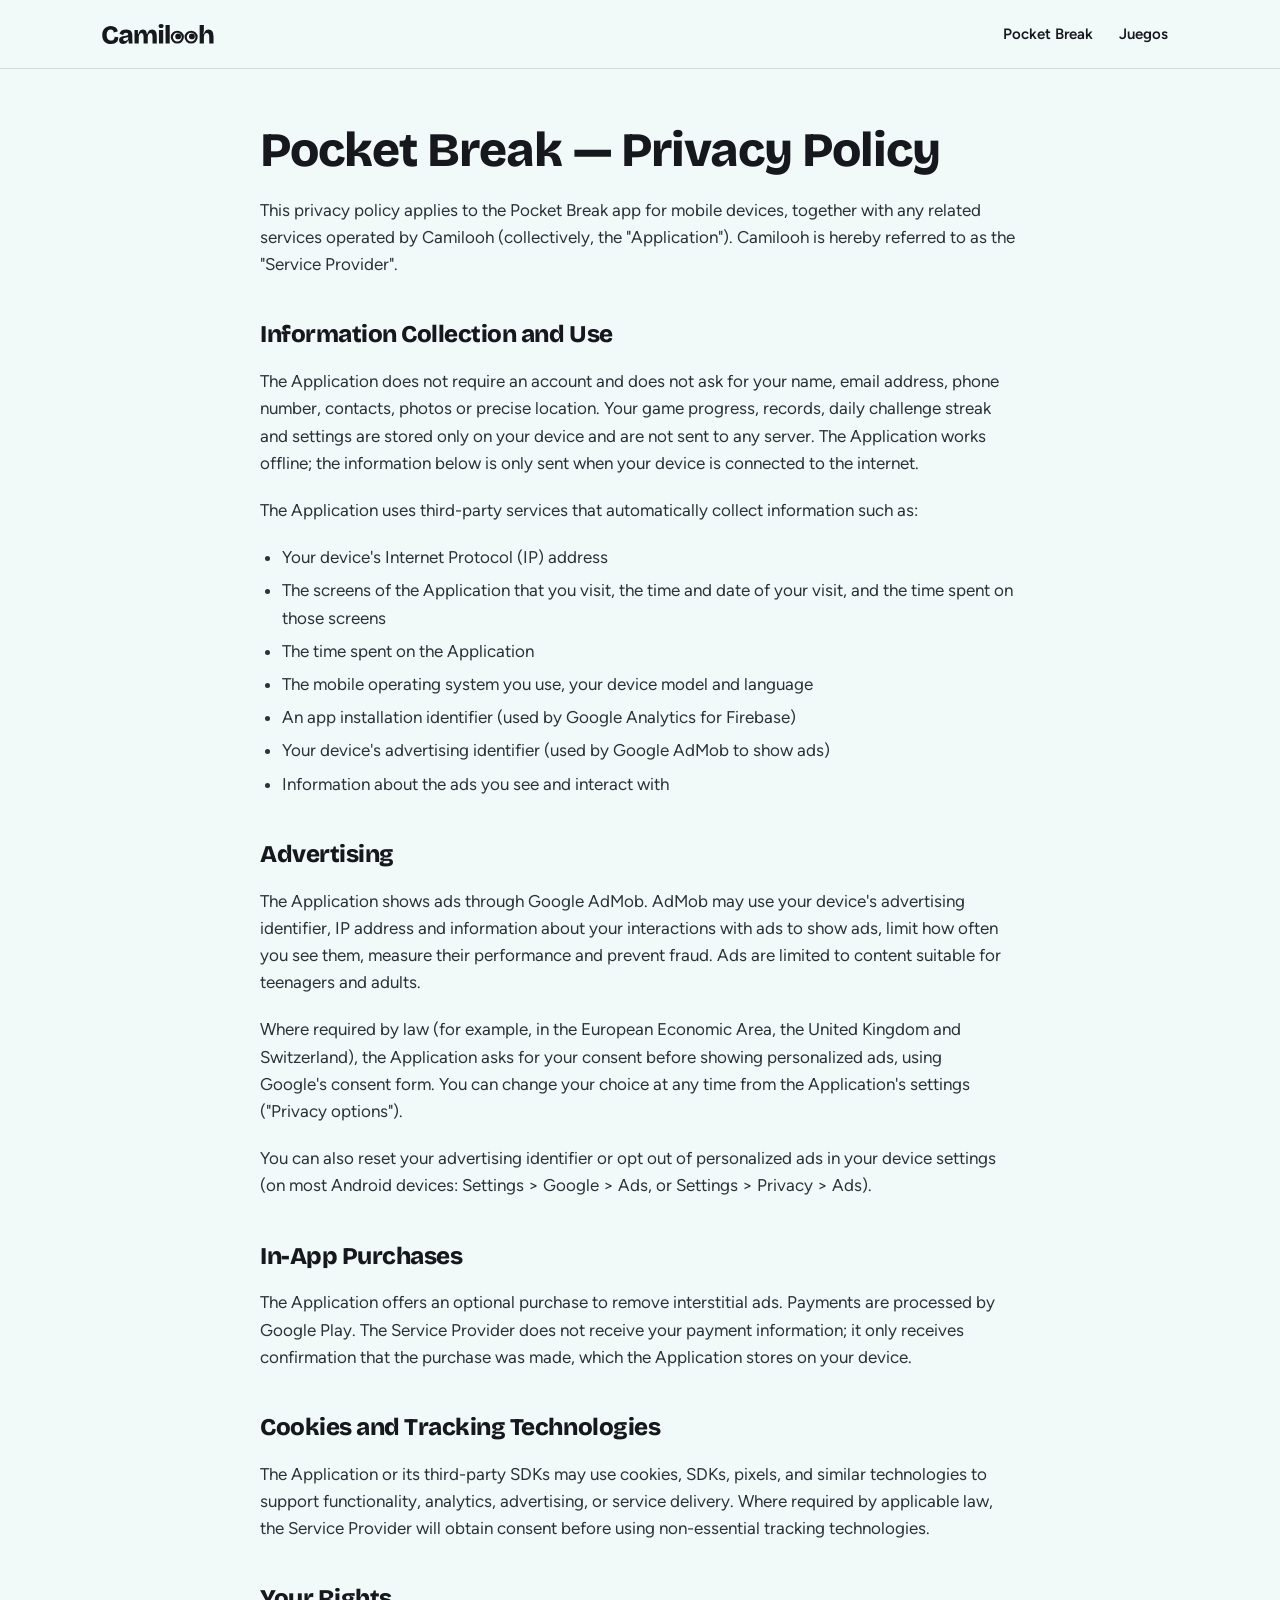
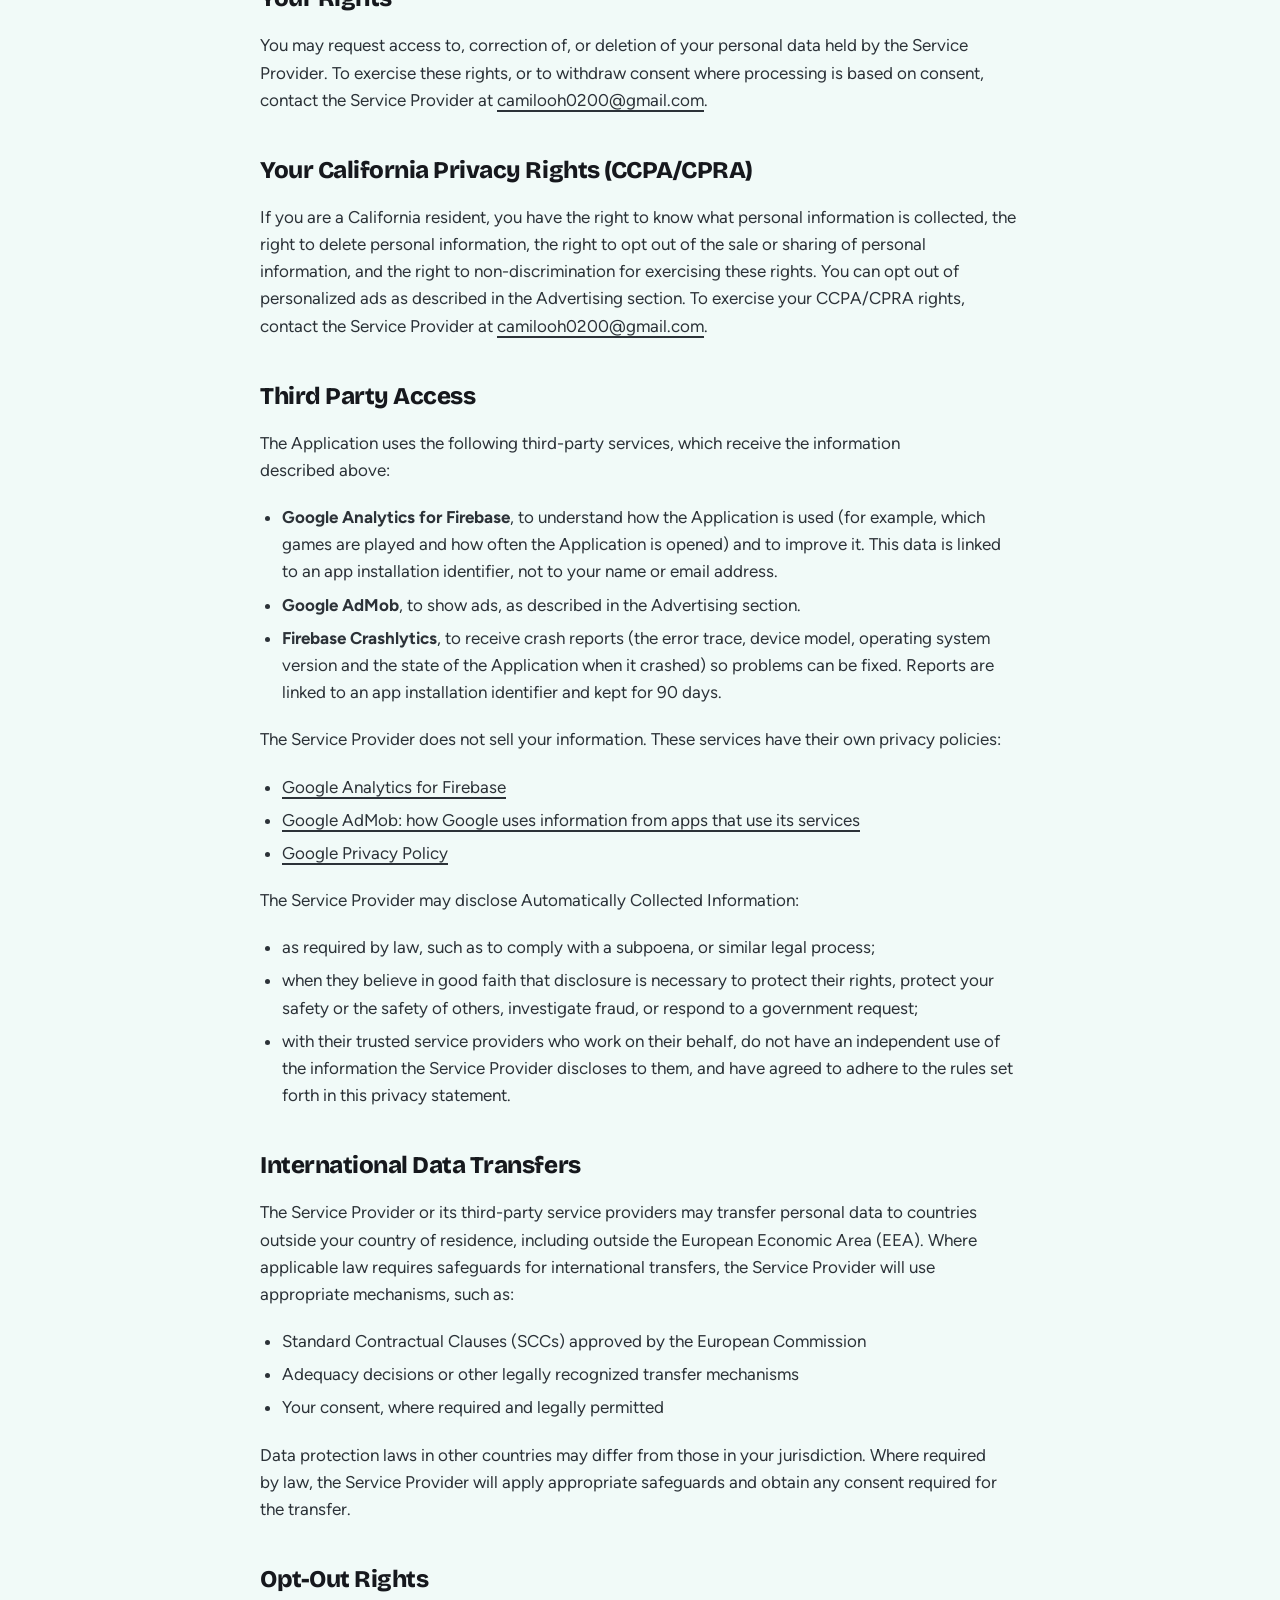
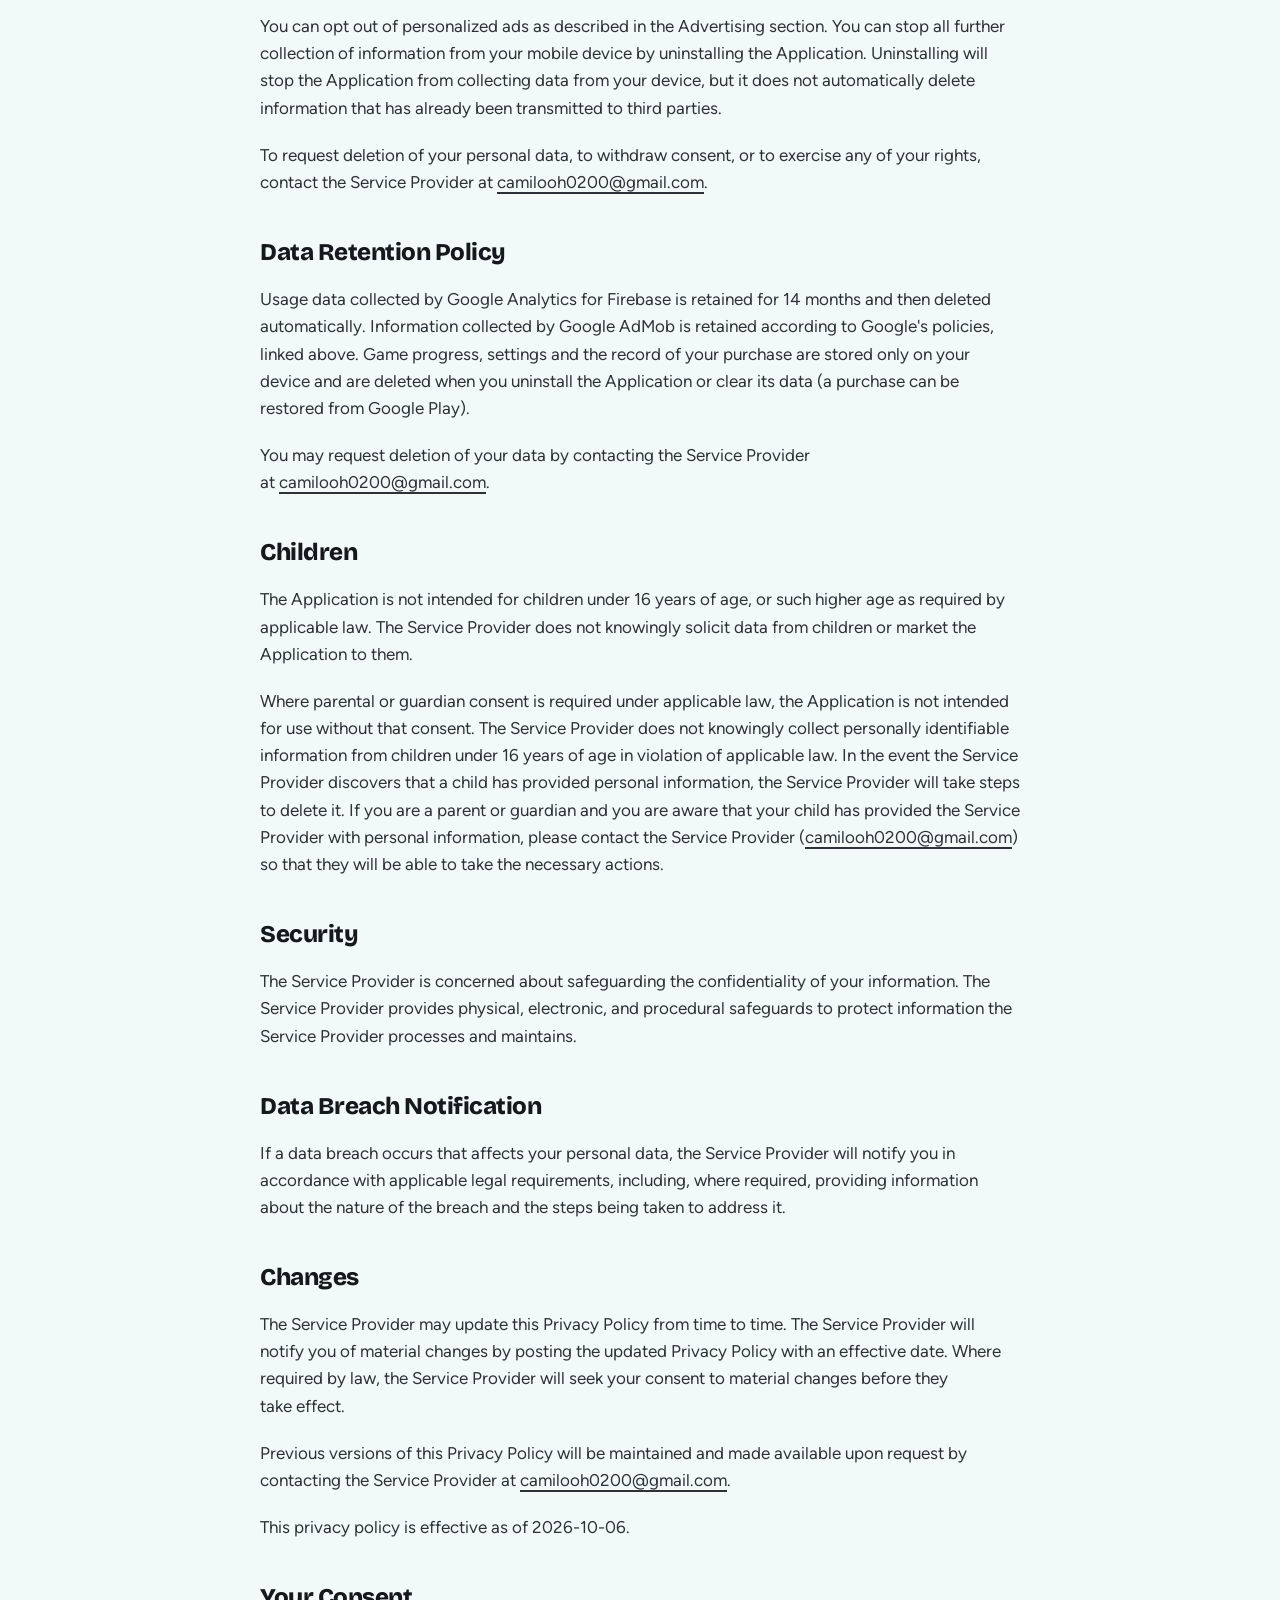
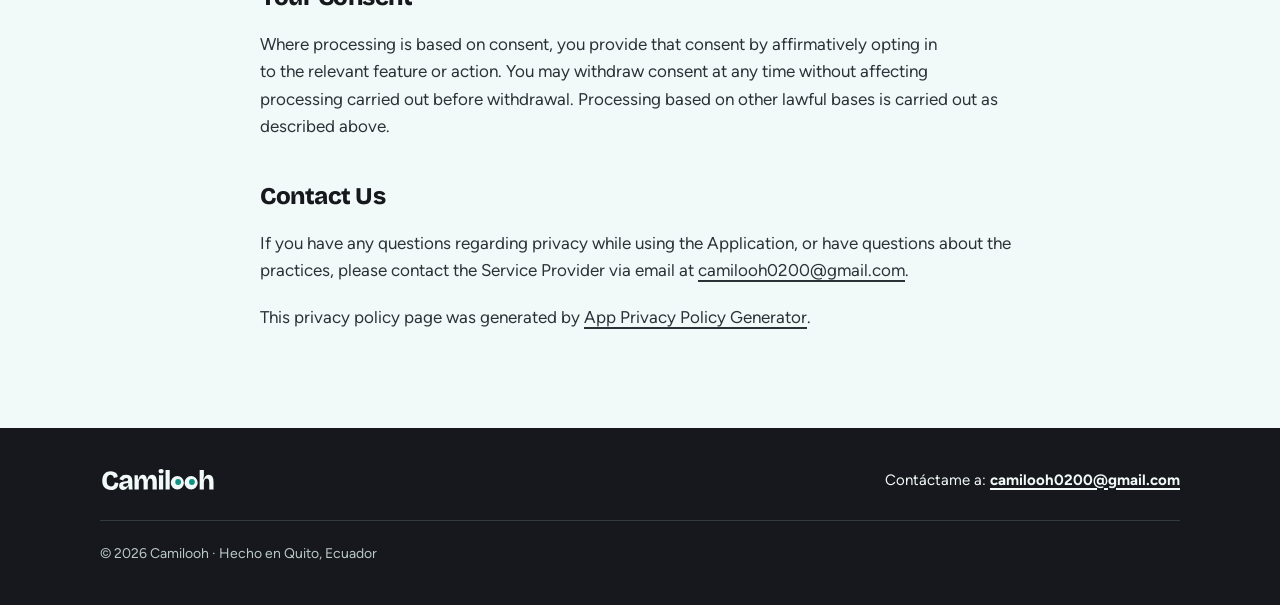
<file: juegos/pocket-break/privacidad/index.html>
<!doctype html>
<html lang="en">
<head>
  <meta charset="utf-8">
  <meta name="viewport" content="width=device-width, initial-scale=1, viewport-fit=cover">
  <title>Privacy Policy · Pocket Break · Camilooh</title>
  <meta name="description" content="Privacy policy of Pocket Break, by Camilooh.">
  <meta name="theme-color" content="#F1FAF8">
  <link rel="icon" href="../../../assets/img/camilooh-icono.svg" type="image/svg+xml">
  <link rel="stylesheet" href="../../../assets/styles.css">
</head>
<body>
  <header class="cabecera con-borde">
    <div class="contenedor">
      <a href="../../../" aria-label="Camilooh"><img class="marca" src="../../../assets/img/camilooh-logo-tinta.svg" alt="Camilooh" width="116" height="30"></a>
      <nav aria-label="Principal"><ul class="menu"><li><a href="../" lang="es">Pocket Break</a></li><li><a href="../../../#juegos" lang="es">Juegos</a></li></ul></nav>
    </div>
  </header>

  <main class="documento">
    <div class="contenedor">
      <h1>Pocket Break — Privacy Policy</h1>
      <p>This privacy policy applies to the Pocket Break app for mobile devices, together with any related services operated by Camilooh (collectively, the "Application"). Camilooh is hereby referred to as the "Service Provider".</p>
      <h2>Information Collection and Use</h2>
      <p>The Application does not require an account and does not ask for your name, email address, phone number, contacts, photos or precise location. Your game progress, records, daily challenge streak and settings are stored only on your device and are not sent to any server. The Application works offline; the information below is only sent when your device is connected to the internet.</p>
      <p>The Application uses third-party services that automatically collect information such as:</p>
      <ul>
        <li>Your device's Internet Protocol (IP) address</li>
        <li>The screens of the Application that you visit, the time and date of your visit, and the time spent on those screens</li>
        <li>The time spent on the Application</li>
        <li>The mobile operating system you use, your device model and language</li>
        <li>An app installation identifier (used by Google Analytics for Firebase)</li>
        <li>Your device's advertising identifier (used by Google AdMob to show ads)</li>
        <li>Information about the ads you see and interact with</li>
      </ul>
      <h2>Advertising</h2>
      <p>The Application shows ads through Google AdMob. AdMob may use your device's advertising identifier, IP address and information about your interactions with ads to show ads, limit how often you see them, measure their performance and prevent fraud. Ads are limited to content suitable for teenagers and adults.</p>
      <p>Where required by law (for example, in the European Economic Area, the United Kingdom and Switzerland), the Application asks for your consent before showing personalized ads, using Google's consent form. You can change your choice at any time from the Application's settings ("Privacy options").</p>
      <p>You can also reset your advertising identifier or opt out of personalized ads in your device settings (on most Android devices: Settings &gt; Google &gt; Ads, or Settings &gt; Privacy &gt; Ads).</p>
      <h2>In-App Purchases</h2>
      <p>The Application offers an optional purchase to remove interstitial ads. Payments are processed by Google Play. The Service Provider does not receive your payment information; it only receives confirmation that the purchase was made, which the Application stores on your device.</p>
      <h2>Cookies and Tracking Technologies</h2>
      <p>The Application or its third-party SDKs may use cookies, SDKs, pixels, and similar technologies to support functionality, analytics, advertising, or service delivery. Where required by applicable law, the Service Provider will obtain consent before using non-essential tracking technologies.</p>
      <h2>Your Rights</h2>
      <p>You may request access to, correction of, or deletion of your personal data held by the Service Provider. To exercise these rights, or to withdraw consent where processing is based on consent, contact the Service Provider at <a href="mailto:camilooh0200@gmail.com">camilooh0200@gmail.com</a>.</p>
      <h2>Your California Privacy Rights (CCPA/CPRA)</h2>
      <p>If you are a California resident, you have the right to know what personal information is collected, the right to delete personal information, the right to opt out of the sale or sharing of personal information, and the right to non-discrimination for exercising these rights. You can opt out of personalized ads as described in the Advertising section. To exercise your CCPA/CPRA rights, contact the Service Provider at <a href="mailto:camilooh0200@gmail.com">camilooh0200@gmail.com</a>.</p>
      <h2>Third Party Access</h2>
      <p>The Application uses the following third-party services, which receive the information described above:</p>
      <ul>
        <li><strong>Google Analytics for Firebase</strong>, to understand how the Application is used (for example, which games are played and how often the Application is opened) and to improve it. This data is linked to an app installation identifier, not to your name or email address.</li>
        <li><strong>Google AdMob</strong>, to show ads, as described in the Advertising section.</li>
        <li><strong>Firebase Crashlytics</strong>, to receive crash reports (the error trace, device model, operating system version and the state of the Application when it crashed) so problems can be fixed. Reports are linked to an app installation identifier and kept for 90 days.</li>
      </ul>
      <p>The Service Provider does not sell your information. These services have their own privacy policies:</p>
      <ul>
        <li><a href="https://firebase.google.com/support/privacy" target="_blank" rel="noopener">Google Analytics for Firebase</a></li>
        <li><a href="https://policies.google.com/technologies/partner-sites" target="_blank" rel="noopener">Google AdMob: how Google uses information from apps that use its services</a></li>
        <li><a href="https://policies.google.com/privacy" target="_blank" rel="noopener">Google Privacy Policy</a></li>
      </ul>
      <p>The Service Provider may disclose Automatically Collected Information:</p>
      <ul>
        <li>as required by law, such as to comply with a subpoena, or similar legal process;</li>
        <li>when they believe in good faith that disclosure is necessary to protect their rights, protect your safety or the safety of others, investigate fraud, or respond to a government request;</li>
        <li>with their trusted service providers who work on their behalf, do not have an independent use of the information the Service Provider discloses to them, and have agreed to adhere to the rules set forth in this privacy statement.</li>
      </ul>
      <h2>International Data Transfers</h2>
      <p>The Service Provider or its third-party service providers may transfer personal data to countries outside your country of residence, including outside the European Economic Area (EEA). Where applicable law requires safeguards for international transfers, the Service Provider will use appropriate mechanisms, such as:</p>
      <ul>
        <li>Standard Contractual Clauses (SCCs) approved by the European Commission</li>
        <li>Adequacy decisions or other legally recognized transfer mechanisms</li>
        <li>Your consent, where required and legally permitted</li>
      </ul>
      <p>Data protection laws in other countries may differ from those in your jurisdiction. Where required by law, the Service Provider will apply appropriate safeguards and obtain any consent required for the transfer.</p>
      <h2>Opt-Out Rights</h2>
      <p>You can opt out of personalized ads as described in the Advertising section. You can stop all further collection of information from your mobile device by uninstalling the Application. Uninstalling will stop the Application from collecting data from your device, but it does not automatically delete information that has already been transmitted to third parties.</p>
      <p>To request deletion of your personal data, to withdraw consent, or to exercise any of your rights, contact the Service Provider at <a href="mailto:camilooh0200@gmail.com">camilooh0200@gmail.com</a>.</p>
      <h2>Data Retention Policy</h2>
      <p>Usage data collected by Google Analytics for Firebase is retained for 14 months and then deleted automatically. Information collected by Google AdMob is retained according to Google's policies, linked above. Game progress, settings and the record of your purchase are stored only on your device and are deleted when you uninstall the Application or clear its data (a purchase can be restored from Google Play).</p>
      <p>You may request deletion of your data by contacting the Service Provider at <a href="mailto:camilooh0200@gmail.com">camilooh0200@gmail.com</a>.</p>
      <h2>Children</h2>
      <p>The Application is not intended for children under 16 years of age, or such higher age as required by applicable law. The Service Provider does not knowingly solicit data from children or market the Application to them.</p>
      <p>Where parental or guardian consent is required under applicable law, the Application is not intended for use without that consent. The Service Provider does not knowingly collect personally identifiable information from children under 16 years of age in violation of applicable law. In the event the Service Provider discovers that a child has provided personal information, the Service Provider will take steps to delete it. If you are a parent or guardian and you are aware that your child has provided the Service Provider with personal information, please contact the Service Provider (<a href="mailto:camilooh0200@gmail.com">camilooh0200@gmail.com</a>) so that they will be able to take the necessary actions.</p>
      <h2>Security</h2>
      <p>The Service Provider is concerned about safeguarding the confidentiality of your information. The Service Provider provides physical, electronic, and procedural safeguards to protect information the Service Provider processes and maintains.</p>
      <h2>Data Breach Notification</h2>
      <p>If a data breach occurs that affects your personal data, the Service Provider will notify you in accordance with applicable legal requirements, including, where required, providing information about the nature of the breach and the steps being taken to address it.</p>
      <h2>Changes</h2>
      <p>The Service Provider may update this Privacy Policy from time to time. The Service Provider will notify you of material changes by posting the updated Privacy Policy with an effective date. Where required by law, the Service Provider will seek your consent to material changes before they take effect.</p>
      <p>Previous versions of this Privacy Policy will be maintained and made available upon request by contacting the Service Provider at <a href="mailto:camilooh0200@gmail.com">camilooh0200@gmail.com</a>.</p>
      <p>This privacy policy is effective as of 2026-10-06.</p>
      <h2>Your Consent</h2>
      <p>Where processing is based on consent, you provide that consent by affirmatively opting in to the relevant feature or action. You may withdraw consent at any time without affecting processing carried out before withdrawal. Processing based on other lawful bases is carried out as described above.</p>
      <h2>Contact Us</h2>
      <p>If you have any questions regarding privacy while using the Application, or have questions about the practices, please contact the Service Provider via email at <a href="mailto:camilooh0200@gmail.com">camilooh0200@gmail.com</a>.</p>
      <p>This privacy policy page was generated by <a href="https://app-privacy-policy-generator.nisrulz.com/" target="_blank" rel="noopener">App Privacy Policy Generator</a>.</p>
    </div>
  </main>

  <footer class="pie" lang="es">
    <div class="contenedor">
      <div class="pie-arriba">
        <img class="marca" src="../../../assets/img/camilooh-logo-claro.svg" alt="Camilooh" width="116" height="30">
        <p class="pie-contacto">Contáctame a: <a href="mailto:camilooh0200@gmail.com">camilooh0200@gmail.com</a></p>
      </div>
      <div class="pie-abajo"><p>© 2026 Camilooh · Hecho en Quito, Ecuador</p></div>
    </div>
  </footer>
</body>
</html>
</file>
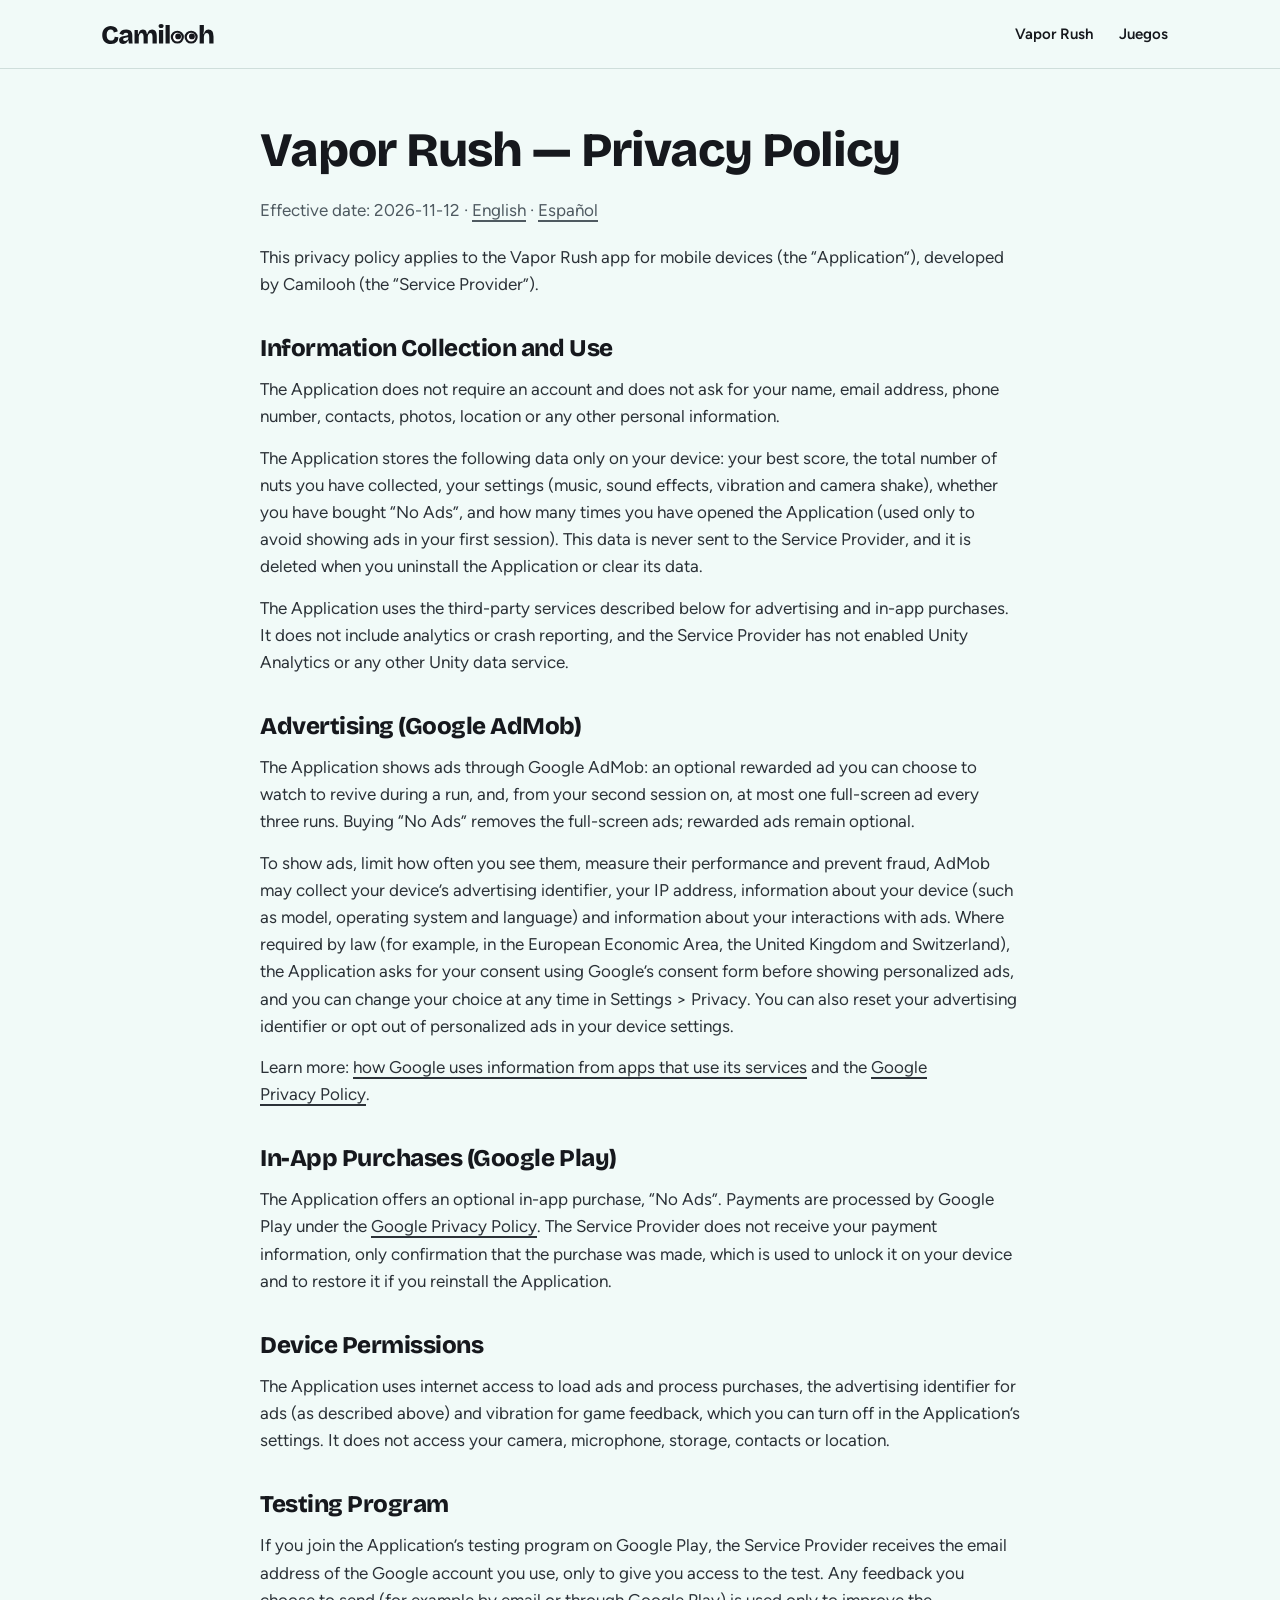
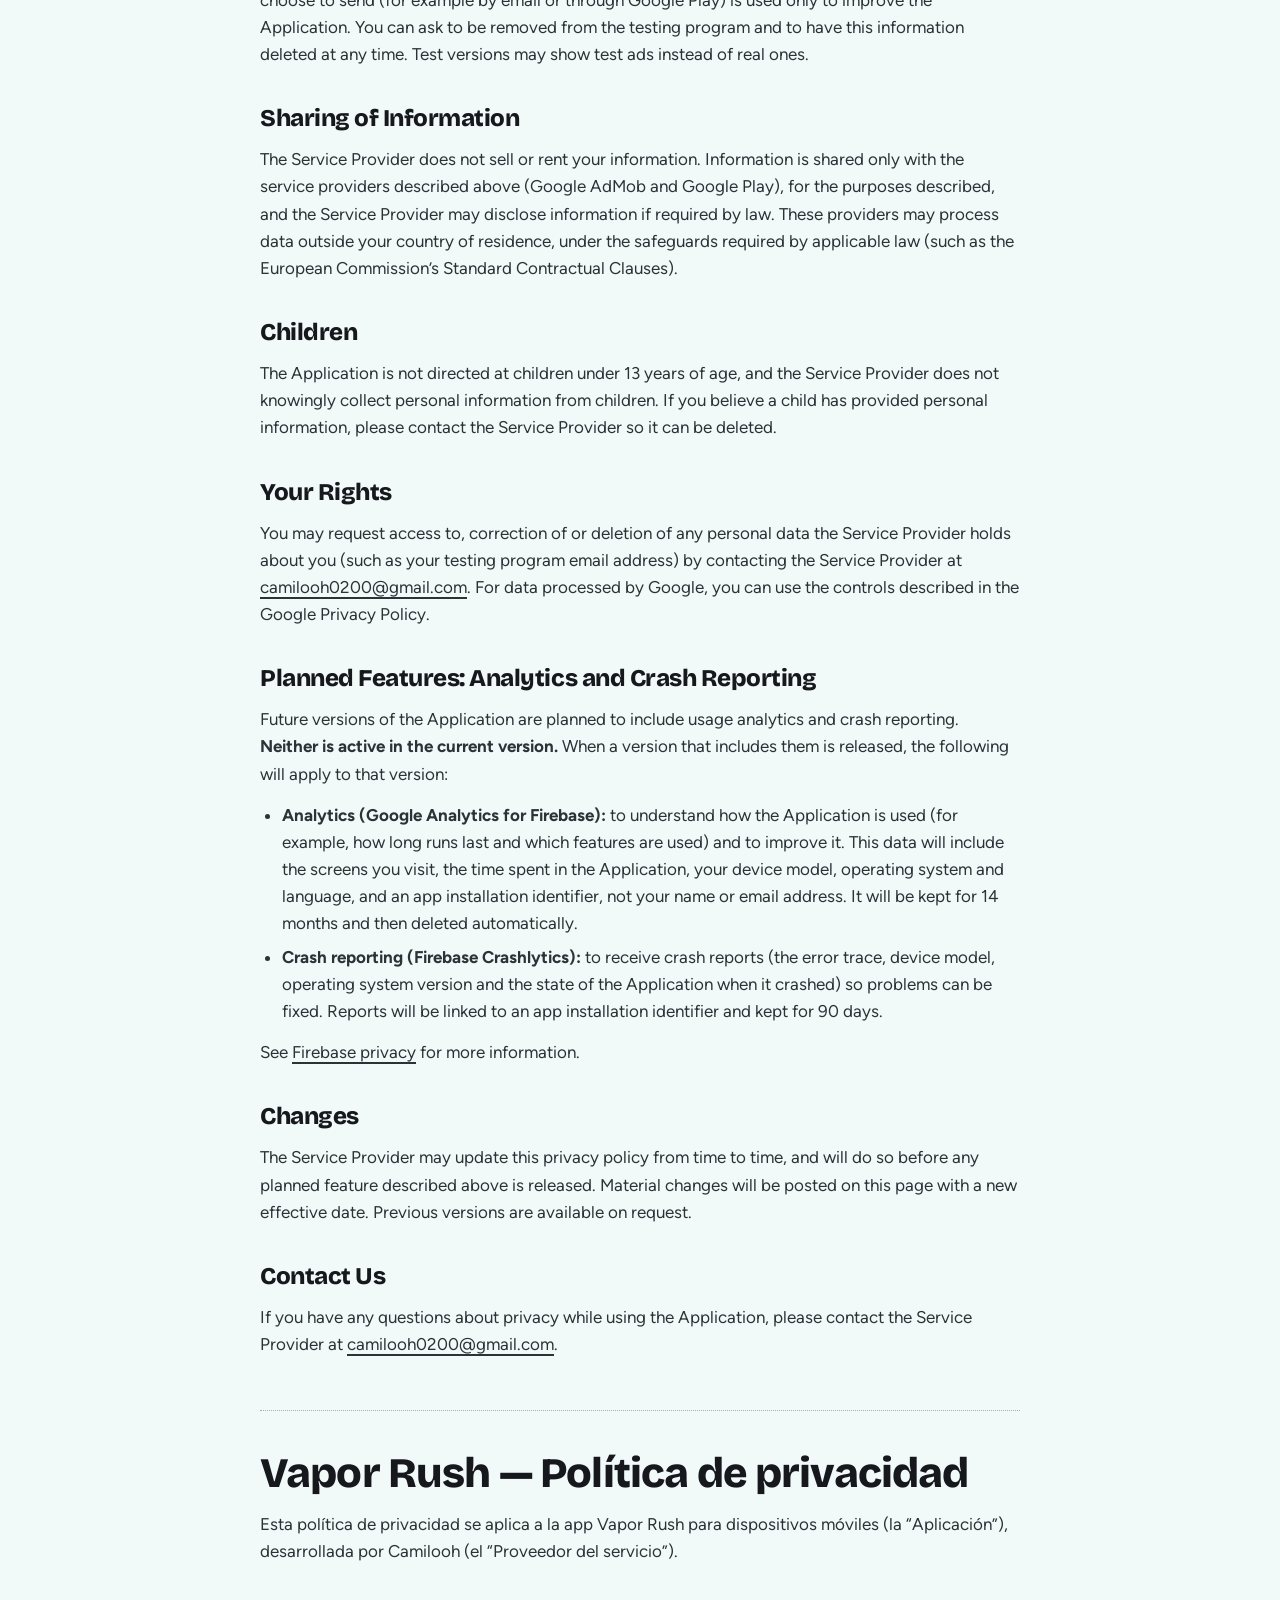
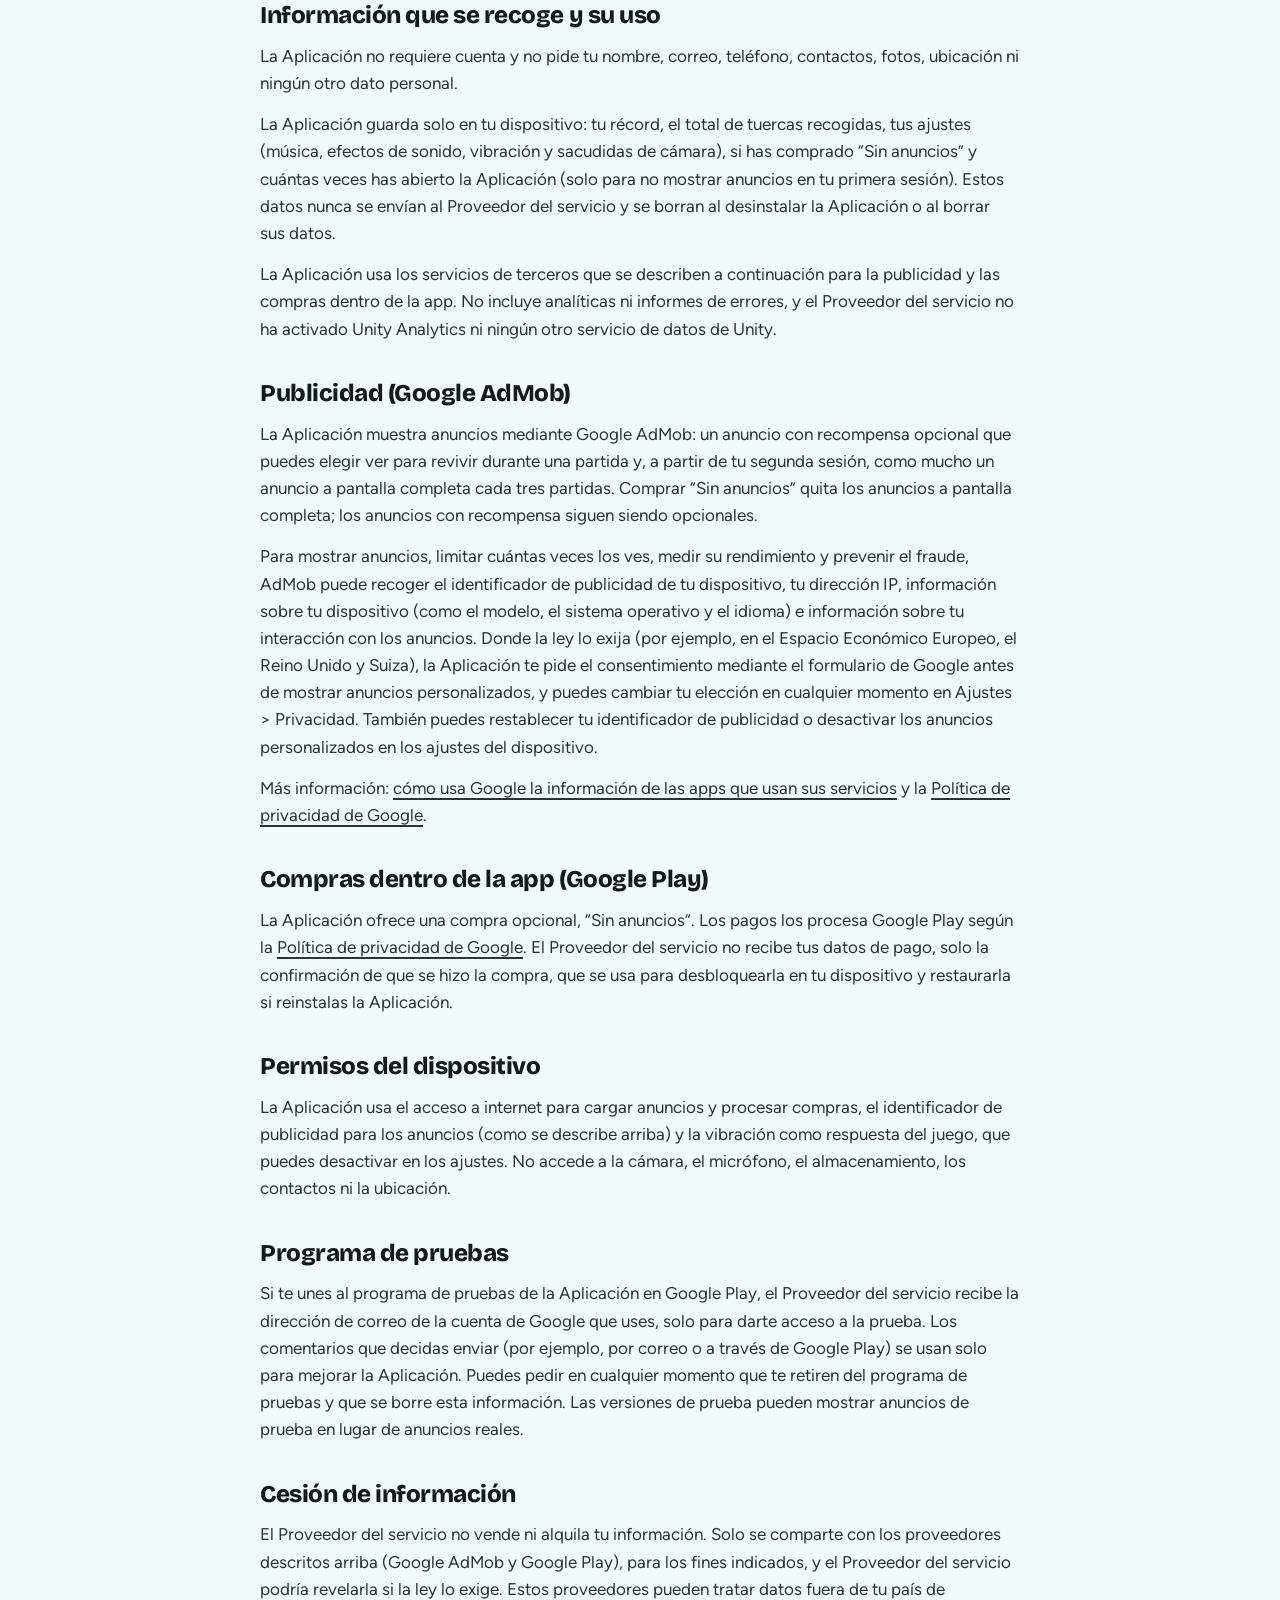
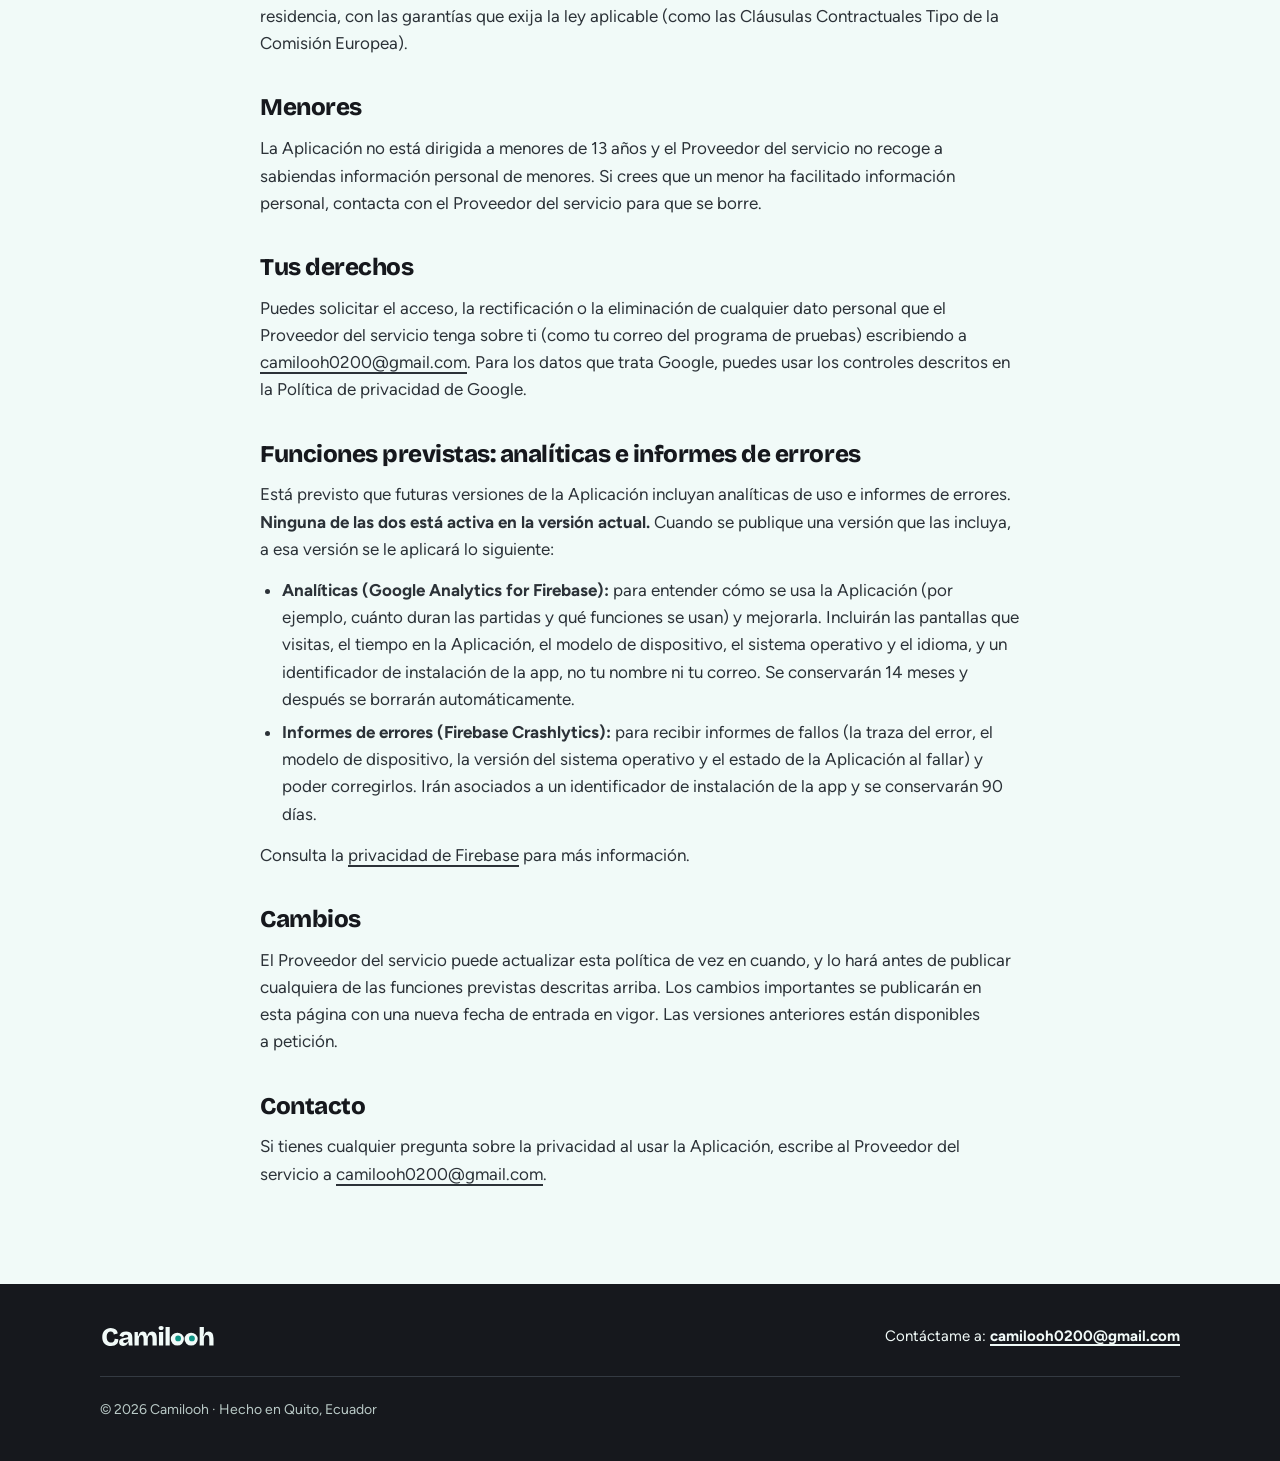
<file: juegos/vapor-rush/privacidad/index.html>
<!doctype html>
<html lang="en">
<head>
  <meta charset="utf-8">
  <meta name="viewport" content="width=device-width, initial-scale=1, viewport-fit=cover">
  <title>Privacy Policy · Vapor Rush · Camilooh</title>
  <meta name="description" content="Privacy policy of Vapor Rush, by Camilooh. Política de privacidad de Vapor Rush.">
  <meta name="theme-color" content="#F1FAF8">
  <link rel="icon" href="../../../assets/img/camilooh-icono.svg" type="image/svg+xml">
  <link rel="stylesheet" href="../../../assets/styles.css">
</head>
<body>
  <header class="cabecera con-borde">
    <div class="contenedor">
      <a href="../../../" aria-label="Camilooh"><img class="marca" src="../../../assets/img/camilooh-logo-tinta.svg" alt="Camilooh" width="116" height="30"></a>
      <nav aria-label="Principal"><ul class="menu"><li><a href="../" lang="es">Vapor Rush</a></li><li><a href="../../../#juegos" lang="es">Juegos</a></li></ul></nav>
    </div>
  </header>

  <main class="documento">
    <div class="contenedor">
      <h1>Vapor Rush — Privacy Policy</h1>
      <p class="meta">Effective date: 2026-11-12 · <a href="#en">English</a> · <a href="#es">Español</a></p>
      
      <section id="en">
      <p>This privacy policy applies to the Vapor Rush app for mobile devices (the “Application”), developed by Camilooh (the “Service Provider”).</p>
      
      <h2>Information Collection and Use</h2>
      <p>The Application does not require an account and does not ask for your name, email address, phone number, contacts, photos, location or any other personal information.</p>
      <p>The Application stores the following data only on your device: your best score, the total number of nuts you have collected, your settings (music, sound effects, vibration and camera shake), whether you have bought “No Ads”, and how many times you have opened the Application (used only to avoid showing ads in your first session). This data is never sent to the Service Provider, and it is deleted when you uninstall the Application or clear its data.</p>
      <p>The Application uses the third-party services described below for advertising and in-app purchases. It does not include analytics or crash reporting, and the Service Provider has not enabled Unity Analytics or any other Unity data service.</p>
      
      <h2>Advertising (Google AdMob)</h2>
      <p>The Application shows ads through Google AdMob: an optional rewarded ad you can choose to watch to revive during a run, and, from your second session on, at most one full-screen ad every three runs. Buying “No Ads” removes the full-screen ads; rewarded ads remain optional.</p>
      <p>To show ads, limit how often you see them, measure their performance and prevent fraud, AdMob may collect your device’s advertising identifier, your IP address, information about your device (such as model, operating system and language) and information about your interactions with ads. Where required by law (for example, in the European Economic Area, the United Kingdom and Switzerland), the Application asks for your consent using Google’s consent form before showing personalized ads, and you can change your choice at any time in Settings &gt; Privacy. You can also reset your advertising identifier or opt out of personalized ads in your device settings.</p>
      <p>Learn more: <a href="https://policies.google.com/technologies/partner-sites">how Google uses information from apps that use its services</a> and the <a href="https://policies.google.com/privacy">Google Privacy Policy</a>.</p>
      
      <h2>In-App Purchases (Google Play)</h2>
      <p>The Application offers an optional in-app purchase, “No Ads”. Payments are processed by Google Play under the <a href="https://policies.google.com/privacy">Google Privacy Policy</a>. The Service Provider does not receive your payment information, only confirmation that the purchase was made, which is used to unlock it on your device and to restore it if you reinstall the Application.</p>
      
      <h2>Device Permissions</h2>
      <p>The Application uses internet access to load ads and process purchases, the advertising identifier for ads (as described above) and vibration for game feedback, which you can turn off in the Application’s settings. It does not access your camera, microphone, storage, contacts or location.</p>
      
      <h2>Testing Program</h2>
      <p>If you join the Application’s testing program on Google Play, the Service Provider receives the email address of the Google account you use, only to give you access to the test. Any feedback you choose to send (for example by email or through Google Play) is used only to improve the Application. You can ask to be removed from the testing program and to have this information deleted at any time. Test versions may show test ads instead of real ones.</p>
      
      <h2>Sharing of Information</h2>
      <p>The Service Provider does not sell or rent your information. Information is shared only with the service providers described above (Google AdMob and Google Play), for the purposes described, and the Service Provider may disclose information if required by law. These providers may process data outside your country of residence, under the safeguards required by applicable law (such as the European Commission’s Standard Contractual Clauses).</p>
      
      <h2>Children</h2>
      <p>The Application is not directed at children under 13 years of age, and the Service Provider does not knowingly collect personal information from children. If you believe a child has provided personal information, please contact the Service Provider so it can be deleted.</p>
      
      <h2>Your Rights</h2>
      <p>You may request access to, correction of or deletion of any personal data the Service Provider holds about you (such as your testing program email address) by contacting the Service Provider at <a href="mailto:camilooh0200@gmail.com">camilooh0200@gmail.com</a>. For data processed by Google, you can use the controls described in the Google Privacy Policy.</p>
      
      <h2>Planned Features: Analytics and Crash Reporting</h2>
      <p>Future versions of the Application are planned to include usage analytics and crash reporting. <strong>Neither is active in the current version.</strong> When a version that includes them is released, the following will apply to that version:</p>
      <ul>
        <li><strong>Analytics (Google Analytics for Firebase):</strong> to understand how the Application is used (for example, how long runs last and which features are used) and to improve it. This data will include the screens you visit, the time spent in the Application, your device model, operating system and language, and an app installation identifier, not your name or email address. It will be kept for 14 months and then deleted automatically.</li>
        <li><strong>Crash reporting (Firebase Crashlytics):</strong> to receive crash reports (the error trace, device model, operating system version and the state of the Application when it crashed) so problems can be fixed. Reports will be linked to an app installation identifier and kept for 90 days.</li>
      </ul>
      <p>See <a href="https://firebase.google.com/support/privacy">Firebase privacy</a> for more information.</p>
      
      <h2>Changes</h2>
      <p>The Service Provider may update this privacy policy from time to time, and will do so before any planned feature described above is released. Material changes will be posted on this page with a new effective date. Previous versions are available on request.</p>
      
      <h2>Contact Us</h2>
      <p>If you have any questions about privacy while using the Application, please contact the Service Provider at <a href="mailto:camilooh0200@gmail.com">camilooh0200@gmail.com</a>.</p>
      </section>
      
      <section id="es" class="lang" lang="es">
      <h1>Vapor Rush — Política de privacidad</h1>
      <p>Esta política de privacidad se aplica a la app Vapor Rush para dispositivos móviles (la “Aplicación”), desarrollada por Camilooh (el “Proveedor del servicio”).</p>
      
      <h2>Información que se recoge y su uso</h2>
      <p>La Aplicación no requiere cuenta y no pide tu nombre, correo, teléfono, contactos, fotos, ubicación ni ningún otro dato personal.</p>
      <p>La Aplicación guarda solo en tu dispositivo: tu récord, el total de tuercas recogidas, tus ajustes (música, efectos de sonido, vibración y sacudidas de cámara), si has comprado “Sin anuncios” y cuántas veces has abierto la Aplicación (solo para no mostrar anuncios en tu primera sesión). Estos datos nunca se envían al Proveedor del servicio y se borran al desinstalar la Aplicación o al borrar sus datos.</p>
      <p>La Aplicación usa los servicios de terceros que se describen a continuación para la publicidad y las compras dentro de la app. No incluye analíticas ni informes de errores, y el Proveedor del servicio no ha activado Unity Analytics ni ningún otro servicio de datos de Unity.</p>
      
      <h2>Publicidad (Google AdMob)</h2>
      <p>La Aplicación muestra anuncios mediante Google AdMob: un anuncio con recompensa opcional que puedes elegir ver para revivir durante una partida y, a partir de tu segunda sesión, como mucho un anuncio a pantalla completa cada tres partidas. Comprar “Sin anuncios” quita los anuncios a pantalla completa; los anuncios con recompensa siguen siendo opcionales.</p>
      <p>Para mostrar anuncios, limitar cuántas veces los ves, medir su rendimiento y prevenir el fraude, AdMob puede recoger el identificador de publicidad de tu dispositivo, tu dirección IP, información sobre tu dispositivo (como el modelo, el sistema operativo y el idioma) e información sobre tu interacción con los anuncios. Donde la ley lo exija (por ejemplo, en el Espacio Económico Europeo, el Reino Unido y Suiza), la Aplicación te pide el consentimiento mediante el formulario de Google antes de mostrar anuncios personalizados, y puedes cambiar tu elección en cualquier momento en Ajustes &gt; Privacidad. También puedes restablecer tu identificador de publicidad o desactivar los anuncios personalizados en los ajustes del dispositivo.</p>
      <p>Más información: <a href="https://policies.google.com/technologies/partner-sites?hl=es">cómo usa Google la información de las apps que usan sus servicios</a> y la <a href="https://policies.google.com/privacy?hl=es">Política de privacidad de Google</a>.</p>
      
      <h2>Compras dentro de la app (Google Play)</h2>
      <p>La Aplicación ofrece una compra opcional, “Sin anuncios”. Los pagos los procesa Google Play según la <a href="https://policies.google.com/privacy?hl=es">Política de privacidad de Google</a>. El Proveedor del servicio no recibe tus datos de pago, solo la confirmación de que se hizo la compra, que se usa para desbloquearla en tu dispositivo y restaurarla si reinstalas la Aplicación.</p>
      
      <h2>Permisos del dispositivo</h2>
      <p>La Aplicación usa el acceso a internet para cargar anuncios y procesar compras, el identificador de publicidad para los anuncios (como se describe arriba) y la vibración como respuesta del juego, que puedes desactivar en los ajustes. No accede a la cámara, el micrófono, el almacenamiento, los contactos ni la ubicación.</p>
      
      <h2>Programa de pruebas</h2>
      <p>Si te unes al programa de pruebas de la Aplicación en Google Play, el Proveedor del servicio recibe la dirección de correo de la cuenta de Google que uses, solo para darte acceso a la prueba. Los comentarios que decidas enviar (por ejemplo, por correo o a través de Google Play) se usan solo para mejorar la Aplicación. Puedes pedir en cualquier momento que te retiren del programa de pruebas y que se borre esta información. Las versiones de prueba pueden mostrar anuncios de prueba en lugar de anuncios reales.</p>
      
      <h2>Cesión de información</h2>
      <p>El Proveedor del servicio no vende ni alquila tu información. Solo se comparte con los proveedores descritos arriba (Google AdMob y Google Play), para los fines indicados, y el Proveedor del servicio podría revelarla si la ley lo exige. Estos proveedores pueden tratar datos fuera de tu país de residencia, con las garantías que exija la ley aplicable (como las Cláusulas Contractuales Tipo de la Comisión Europea).</p>
      
      <h2>Menores</h2>
      <p>La Aplicación no está dirigida a menores de 13 años y el Proveedor del servicio no recoge a sabiendas información personal de menores. Si crees que un menor ha facilitado información personal, contacta con el Proveedor del servicio para que se borre.</p>
      
      <h2>Tus derechos</h2>
      <p>Puedes solicitar el acceso, la rectificación o la eliminación de cualquier dato personal que el Proveedor del servicio tenga sobre ti (como tu correo del programa de pruebas) escribiendo a <a href="mailto:camilooh0200@gmail.com">camilooh0200@gmail.com</a>. Para los datos que trata Google, puedes usar los controles descritos en la Política de privacidad de Google.</p>
      
      <h2>Funciones previstas: analíticas e informes de errores</h2>
      <p>Está previsto que futuras versiones de la Aplicación incluyan analíticas de uso e informes de errores. <strong>Ninguna de las dos está activa en la versión actual.</strong> Cuando se publique una versión que las incluya, a esa versión se le aplicará lo siguiente:</p>
      <ul>
        <li><strong>Analíticas (Google Analytics for Firebase):</strong> para entender cómo se usa la Aplicación (por ejemplo, cuánto duran las partidas y qué funciones se usan) y mejorarla. Incluirán las pantallas que visitas, el tiempo en la Aplicación, el modelo de dispositivo, el sistema operativo y el idioma, y un identificador de instalación de la app, no tu nombre ni tu correo. Se conservarán 14 meses y después se borrarán automáticamente.</li>
        <li><strong>Informes de errores (Firebase Crashlytics):</strong> para recibir informes de fallos (la traza del error, el modelo de dispositivo, la versión del sistema operativo y el estado de la Aplicación al fallar) y poder corregirlos. Irán asociados a un identificador de instalación de la app y se conservarán 90 días.</li>
      </ul>
      <p>Consulta la <a href="https://firebase.google.com/support/privacy">privacidad de Firebase</a> para más información.</p>
      
      <h2>Cambios</h2>
      <p>El Proveedor del servicio puede actualizar esta política de vez en cuando, y lo hará antes de publicar cualquiera de las funciones previstas descritas arriba. Los cambios importantes se publicarán en esta página con una nueva fecha de entrada en vigor. Las versiones anteriores están disponibles a petición.</p>
      
      <h2>Contacto</h2>
      <p>Si tienes cualquier pregunta sobre la privacidad al usar la Aplicación, escribe al Proveedor del servicio a <a href="mailto:camilooh0200@gmail.com">camilooh0200@gmail.com</a>.</p>
      </section>
    </div>
  </main>

  <footer class="pie" lang="es">
    <div class="contenedor">
      <div class="pie-arriba">
        <img class="marca" src="../../../assets/img/camilooh-logo-claro.svg" alt="Camilooh" width="116" height="30">
        <p class="pie-contacto">Contáctame a: <a href="mailto:camilooh0200@gmail.com">camilooh0200@gmail.com</a></p>
      </div>
      <div class="pie-abajo"><p>© 2026 Camilooh · Hecho en Quito, Ecuador</p></div>
    </div>
  </footer>
</body>
</html>
</file>
<file: assets/styles.css>
/* Camilooh — el álbum de cromos. Colores y fuentes de la guía de marca. */

@font-face { font-family: 'Bricolage Grotesque'; font-weight: 800; font-display: swap; src: url('fonts/bricolage-grotesque-latin-800-normal.woff2') format('woff2'); }
@font-face { font-family: 'Figtree'; font-weight: 400; font-display: swap; src: url('fonts/figtree-latin-400-normal.woff2') format('woff2'); }
@font-face { font-family: 'Figtree'; font-weight: 600; font-display: swap; src: url('fonts/figtree-latin-600-normal.woff2') format('woff2'); }
@font-face { font-family: 'Figtree'; font-weight: 700; font-display: swap; src: url('fonts/figtree-latin-700-normal.woff2') format('woff2'); }

:root {
  --verde: #0E9384;
  --tapa: #0A6F64;          /* tapas del álbum: fondos con texto encima */
  --tinta: #16181D;
  --rosa: #FF4F8B;
  --amarillo: #FFE066;
  --papel: #F1FAF8;          /* hojas del álbum */
  --blanco: #FFFFFF;          /* borde troquelado de los cromos */
  --gris: #4F5A61;
  --hueco: #9DB3AF;          /* línea punteada de los huecos */
  --linea: #CFDEDB;

  --f-titulo: 'Bricolage Grotesque', 'Segoe UI', system-ui, sans-serif;
  --f-texto: 'Figtree', system-ui, -apple-system, 'Segoe UI', sans-serif;

  --ancho: 1080px;
  --radio-cromo: 14px;
  color-scheme: light;
  accent-color: var(--verde);
}

* { box-sizing: border-box; }
html { scroll-behavior: smooth; -webkit-text-size-adjust: 100%; scrollbar-color: var(--verde) var(--papel); }
@media (prefers-reduced-motion: reduce) { html { scroll-behavior: auto; } }
body { margin: 0; background: var(--papel); color: var(--tinta); font: 400 17px/1.6 var(--f-texto); caret-color: var(--verde); -webkit-font-smoothing: antialiased; }
::selection { background: var(--verde); color: var(--papel); }
img, svg { display: block; max-width: 100%; height: auto; }
a { color: inherit; text-decoration-thickness: 1.5px; text-underline-offset: .22em; }
h1, h2, h3 { margin: 0; font-family: var(--f-titulo); font-weight: 800; letter-spacing: -.02em; line-height: 1.08; text-wrap: balance; }
p { margin: 0; text-wrap: pretty; }
:focus-visible { outline: 3px solid var(--rosa); outline-offset: 3px; border-radius: 4px; }

.contenedor { width: 100%; max-width: calc(var(--ancho) + 40px); margin: 0 auto; padding-left: max(20px, env(safe-area-inset-left, 0px)); padding-right: max(20px, env(safe-area-inset-right, 0px)); }
.saltar { position: absolute; left: -999px; top: 8px; background: var(--tinta); color: var(--papel); padding: 10px 14px; border-radius: 8px; z-index: 20; }
.saltar:focus { left: 8px; }

/* ---------- Botones ---------- */
.boton {
  display: inline-flex; align-items: center; gap: 10px;
  font: 700 15px/1 var(--f-texto); text-decoration: none; white-space: nowrap;
  padding: 14px 20px; border-radius: 999px; border: 2px solid var(--tinta);
  background: var(--tinta); color: var(--papel);
  transition: background-color .18s, color .18s, border-color .18s, transform .12s;
}
.boton:hover { background: var(--tapa); border-color: var(--tapa); }
.boton:active { transform: scale(.97); }
.boton svg { width: 16px; height: 16px; flex: none; }
.boton-linea { background: transparent; color: var(--tinta); }
.boton-linea:hover { background: var(--tinta); color: var(--papel); border-color: var(--tinta); }
@media (prefers-reduced-motion: reduce) { .boton { transition: none; } }

/* ---------- Cabecera ---------- */
.cabecera { position: sticky; top: env(safe-area-inset-top, 0px); z-index: 10; background: var(--papel); border-bottom: 1px solid transparent; transition: border-color .2s; }
body::before { content: ""; position: fixed; inset: 0 0 auto; height: env(safe-area-inset-top, 0px); background: var(--papel); z-index: 11; }
.cabecera.con-borde { border-bottom-color: var(--linea); }
.cabecera .contenedor { display: flex; align-items: center; justify-content: space-between; gap: 16px; padding-block: 14px; }
.cabecera .marca { width: 116px; }
.menu { display: flex; gap: 2px; list-style: none; margin: 0; padding: 0; }
.menu a { display: block; padding: 8px 12px; font-weight: 600; font-size: 15px; text-decoration: none; border-radius: 999px; transition: background-color .15s; }
.menu a:hover { background: var(--blanco); }
@media (max-width: 520px) { .menu li.opcional { display: none; } .cabecera .marca { width: 104px; } .menu a { padding: 8px 10px; } }

/* ---------- Tapa del álbum ---------- */
.tapa { padding-block: clamp(20px, 3vw, 32px) 0; }
.tapa-frente {
  background: var(--tapa); color: var(--papel); border-radius: 22px;
  padding: clamp(28px, 5vw, 56px); display: grid; grid-template-columns: 1fr; gap: 24px;
  position: relative; overflow: hidden;
}
.tapa-frente::after { /* lomo del álbum */
  content: ""; position: absolute; inset: 0 auto 0 0; width: 14px; background: rgba(0, 0, 0, .14);
}
.tapa-frente .logo-tapa { margin: 0; width: min(100%, 420px); grid-column: 1 / -1; }
.tapa-frente .bajada { font-size: clamp(17px, 1.6vw, 19px); line-height: 1.55; max-width: 52ch; }

/* ---------- Hojas del álbum ---------- */
.hoja { padding-block: clamp(56px, 8vw, 96px); position: relative; }
.hoja + .hoja { border-top: 1px solid var(--linea); }
.hoja-cabeza { display: flex; flex-wrap: wrap; align-items: baseline; justify-content: space-between; gap: 8px 24px; margin-bottom: clamp(28px, 4vw, 44px); }
.hoja-cabeza h2 { font-size: clamp(30px, 3.6vw, 42px); }
.hoja-cabeza p { color: var(--gris); max-width: 46ch; }

/* Página del dueño */
.dueno { display: grid; grid-template-columns: minmax(0, 5fr) minmax(0, 7fr); gap: clamp(28px, 5vw, 72px); align-items: start; }
.dueno h2 { font-size: clamp(28px, 3.2vw, 38px); }
.dueno .acciones { display: flex; flex-wrap: wrap; gap: 10px; margin-top: 24px; }
.dueno .pegatina-ojos { width: 120px; margin-top: 28px; background: var(--verde); border: 6px solid var(--blanco); border-radius: 18px; padding: 16px 14px; transform: rotate(-4deg); box-shadow: 0 1px 0 rgba(22, 24, 29, .06), 0 8px 18px rgba(22, 24, 29, .08); }
.campos { margin: 0; }
.campos div { display: grid; grid-template-columns: 8.5em minmax(0, 1fr); gap: 12px; align-items: baseline; padding: 14px 0 6px; border-bottom: 1.5px dotted var(--hueco); }
.campos dt { font-size: 14px; color: var(--gris); }
.campos dd { margin: 0; font-weight: 600; font-size: 18px; color: var(--tapa); }
@media (max-width: 760px) { .dueno { grid-template-columns: 1fr; } }
@media (max-width: 420px) { .campos div { grid-template-columns: 7em minmax(0, 1fr); } .campos dd { font-size: 16px; } }

/* ---------- Colección de juegos ---------- */
.coleccion { display: grid; grid-template-columns: repeat(12, minmax(0, 1fr)); gap: clamp(24px, 4vw, 48px) clamp(20px, 3vw, 36px); align-items: start; }
.casilla { display: flex; flex-direction: column; gap: 18px; min-width: 0; }
.casilla-1 { grid-column: 1 / span 7; }
.casilla-2 { grid-column: 8 / span 5; }
.casilla-3 { grid-column: 8 / span 5; }
@media (max-width: 820px) { .casilla-1, .casilla-2, .casilla-3 { grid-column: 1 / -1; } }

.cromo {
  display: block; text-decoration: none; background: var(--blanco); border-radius: var(--radio-cromo); padding: 10px;
  box-shadow: 0 1px 0 rgba(22, 24, 29, .06), 0 10px 24px rgba(22, 24, 29, .10);
  transform: rotate(-1.4deg); transition: transform .35s cubic-bezier(.2, .8, .2, 1), box-shadow .35s;
}
.cromo:hover, .cromo:focus-visible { transform: rotate(0deg) translateY(-4px); box-shadow: 0 1px 0 rgba(22, 24, 29, .06), 0 18px 36px rgba(22, 24, 29, .14); }
@media (prefers-reduced-motion: reduce) { .cromo { transition: none; } .cromo:hover, .cromo:focus-visible { transform: rotate(-1.4deg); } }
.cromo .imagen { border-radius: 8px; overflow: hidden; aspect-ratio: 16 / 10; background: #EBDDC2; }
.cromo .imagen img { width: 100%; height: 100%; object-fit: cover; }
.cromo .pie-cromo { display: flex; align-items: center; justify-content: space-between; gap: 12px; padding: 12px 6px 4px; }
.cromo .nombre { font: 800 22px/1 var(--f-titulo); letter-spacing: -.02em; }
.numero { font: 800 15px/1 var(--f-titulo); font-variant-numeric: tabular-nums; background: var(--amarillo); color: var(--tinta); border-radius: 999px; padding: 6px 10px; }

.leyenda { display: flex; flex-direction: column; gap: 12px; align-items: flex-start; padding-inline: 4px; }
.leyenda p { color: var(--gris); max-width: 46ch; }
.leyenda .resumen { color: var(--tinta); font-size: 18px; }
.vida { display: flex; flex-wrap: wrap; align-items: center; gap: 6px; list-style: none; margin: 0; padding: 0; font-size: 14px; color: var(--gris); }
.vida li { display: inline-flex; align-items: center; gap: 6px; }
.vida li + li::before { content: ""; width: 18px; height: 1.5px; background: var(--hueco); }
.vida .hecho { color: var(--tapa); font-weight: 700; }
.chips { display: flex; flex-wrap: wrap; gap: 6px; list-style: none; margin: 0; padding: 0; }
.chips li { font-size: 13px; font-weight: 600; padding: 5px 10px; border-radius: 999px; border: 1px solid var(--linea); background: var(--blanco); }

.hueco {
  border: 2px dashed var(--hueco); border-radius: var(--radio-cromo); aspect-ratio: 16 / 10;
  display: grid; place-items: center; position: relative; padding: 20px;
}
.hueco .numero-hueco { position: absolute; top: 12px; left: 14px; font: 800 28px/1 var(--f-titulo); color: var(--hueco); font-variant-numeric: tabular-nums; }
.hueco .ojos { width: min(46%, 160px); }
.hueco-chico { aspect-ratio: auto; min-height: 120px; }
.hueco-chico .numero-hueco { position: static; }

/* ---------- Sobre mí ---------- */
.sobre { display: grid; grid-template-columns: minmax(0, 5fr) minmax(0, 7fr); gap: clamp(28px, 5vw, 72px); }
.sobre h2 { font-size: clamp(30px, 3.6vw, 42px); }
.sobre .texto { display: flex; flex-direction: column; gap: 16px; max-width: 60ch; }
.sobre .texto .lead { font-size: 19px; }
.sobre .texto strong { font-weight: 700; color: var(--tapa); }
.sobre .portafolio { display: flex; flex-wrap: wrap; align-items: center; gap: 16px; padding-top: 18px; border-top: 1.5px dotted var(--hueco); color: var(--gris); }
@media (max-width: 760px) { .sobre { grid-template-columns: 1fr; } }

/* ---------- Sobres de cromos (redes) ---------- */
.sobres li { display: flex; }
.sobres li > .sobre-red { flex: 1; }
.sobres { list-style: none; margin: 0; padding: 0; display: grid; grid-template-columns: repeat(4, minmax(0, 1fr)); gap: 18px; }
.sobre-red {
  --c: var(--tapa); --t: var(--papel);
  position: relative; display: flex; flex-direction: column; justify-content: space-between; gap: 28px; min-height: 200px;
  padding: 30px 18px 26px; border-radius: 10px; background: var(--c); color: var(--t); text-decoration: none;
  transition: transform .3s cubic-bezier(.2, .8, .2, 1);
}
.sobre-red::before, .sobre-red::after { /* bordes sellados del sobre */
  content: ""; position: absolute; left: 0; right: 0; height: 10px;
  background: repeating-linear-gradient(90deg, rgba(0, 0, 0, .16) 0 4px, transparent 4px 8px);
}
.sobre-red::before { top: 0; border-radius: 10px 10px 0 0; }
.sobre-red::after { bottom: 0; border-radius: 0 0 10px 10px; }
.sobre-red .red { font: 800 26px/1 var(--f-titulo); letter-spacing: -.02em; }
.sobre-red .usuario { font-weight: 700; font-size: 15px; }
.sobre-red .para { font-size: 14px; line-height: 1.45; }
.sobre-red .abrir { display: inline-flex; align-items: center; gap: 6px; font-weight: 700; font-size: 14px; }
.sobre-red .abrir svg { width: 16px; height: 16px; }
.sobre-red:hover { transform: translateY(-6px) rotate(-1deg); }
.sobres li:nth-child(2) .sobre-red { --c: var(--rosa); --t: var(--tinta); }
.sobres li:nth-child(3) .sobre-red { --c: var(--amarillo); --t: var(--tinta); }
.sobres li:nth-child(4) .sobre-red { --c: var(--tinta); --t: var(--papel); }
@media (max-width: 900px) { .sobres { grid-template-columns: repeat(2, minmax(0, 1fr)); } }
@media (max-width: 420px) { .sobres { grid-template-columns: 1fr; } .sobre-red { min-height: 0; } }
@media (prefers-reduced-motion: reduce) { .sobre-red { transition: none; } .sobre-red:hover { transform: none; } }

/* ---------- Pie ---------- */
.pie { background: var(--tinta); color: #B9C9C6; padding-block: 40px calc(40px + env(safe-area-inset-bottom, 0px)); font-size: 15px; }
.pie .contenedor { display: flex; flex-direction: column; gap: 28px; }
.pie-arriba, .pie-abajo { display: flex; flex-wrap: wrap; align-items: center; justify-content: space-between; gap: 16px 28px; }
.pie-abajo { padding-top: 22px; border-top: 1px solid #343A42; font-size: 14px; }
.pie-contacto { color: var(--papel); }
.pie-contacto a { font-weight: 700; overflow-wrap: anywhere; }
.pie .marca { width: 116px; }
.pie nav ul { display: flex; flex-wrap: wrap; gap: 6px 22px; list-style: none; margin: 0; padding: 0; }
.pie a { color: var(--papel); }

/* ---------- Ojos ---------- */
.pupil { transition: transform .14s ease-out; }
@media (prefers-reduced-motion: reduce) { .pupil { transition: none; } }

/* ---------- Páginas de texto (privacidad) ---------- */
.documento { padding-block: 56px 96px; }
.documento .contenedor { max-width: calc(760px + 40px); display: flex; flex-direction: column; gap: 20px; }
.documento h1 { font-size: clamp(34px, 5vw, 48px); }
.documento h2 { font-size: 24px; margin-top: 24px; }
.documento p, .documento li { color: #2C3238; }
.documento ul { margin: 0; padding-left: 22px; display: flex; flex-direction: column; gap: 6px; }
.documento mark { background: var(--amarillo); padding: 0 4px; border-radius: 4px; }
.nota { background: var(--blanco); border: 1px solid var(--linea); border-radius: 12px; padding: 16px 18px; font-size: 15px; }

/* ---------- Colección: segunda figurita y hueco siguiente ---------- */
.casilla-2 .cromo:not(:hover):not(:focus-visible) { transform: rotate(1.6deg); }
.casilla-3 { grid-column: 1 / -1; display: grid; grid-template-columns: minmax(0, 5fr) minmax(0, 7fr); gap: 18px clamp(20px, 3vw, 36px); align-items: center; }
.casilla-3 .hueco { aspect-ratio: 16 / 8; }
@media (max-width: 820px) { .casilla-3 { grid-template-columns: 1fr; } .casilla-3 .hueco { aspect-ratio: 16 / 9; } }
.leyenda .acciones { display: flex; flex-wrap: wrap; gap: 10px; }

/* ---------- Ficha de juego ---------- */
.volver { display: inline-flex; align-items: center; gap: 6px; font-weight: 600; font-size: 15px; text-decoration: none; color: var(--gris); margin-bottom: clamp(18px, 3vw, 28px); }
.volver:hover { color: var(--tinta); }
.volver svg { width: 16px; height: 16px; }
.ficha { padding-block: clamp(24px, 4vw, 40px) clamp(48px, 7vw, 80px); }
.ficha-grid { display: grid; grid-template-columns: minmax(0, 5fr) minmax(0, 7fr); gap: clamp(28px, 5vw, 64px); align-items: center; }
.ficha-texto { display: flex; flex-direction: column; gap: 16px; align-items: flex-start; }
.ficha-titulo { display: flex; align-items: center; gap: 16px; }
.ficha-icono { width: 76px; flex: none; background: var(--blanco); padding: 5px; border-radius: 22px; transform: rotate(-4deg); box-shadow: 0 1px 0 rgba(22, 24, 29, .06), 0 8px 18px rgba(22, 24, 29, .10); }
.ficha-icono img { border-radius: 17px; }
.ficha h1 { font-size: clamp(32px, 4vw, 44px); }
.ficha .resumen { font-size: 19px; max-width: 44ch; }
.ficha .acciones { display: flex; flex-wrap: wrap; gap: 10px; margin-top: 4px; }
.boton-pronto, .boton-pronto:hover { background: transparent; color: var(--gris); border: 2px dashed var(--hueco); cursor: default; }
@media (max-width: 820px) { .ficha-grid { grid-template-columns: 1fr; } }

.dos-col { display: grid; grid-template-columns: minmax(0, 5fr) minmax(0, 7fr); gap: clamp(20px, 5vw, 72px); align-items: start; }
.dos-col > h2, .dos-col > div > h2 { font-size: clamp(28px, 3.2vw, 38px); }
.dos-col .intro { color: var(--gris); margin-top: 10px; max-width: 34ch; }
@media (max-width: 760px) { .dos-col { grid-template-columns: 1fr; } }

/* Capturas pegadas en la hoja */
.capturas { list-style: none; margin: 0; padding: 8px 0 0; display: grid; grid-template-columns: repeat(var(--n, 4), minmax(0, 1fr)); gap: clamp(14px, 2.4vw, 28px); align-items: start; }
.capturas li { background: var(--blanco); padding: 7px; border-radius: 16px; box-shadow: 0 1px 0 rgba(22, 24, 29, .06), 0 10px 22px rgba(22, 24, 29, .09); transform: rotate(-1.2deg); }
.capturas li:nth-child(even) { transform: rotate(1.2deg); }
.capturas img { width: 100%; border-radius: 10px; }
.pie-capturas { color: var(--gris); font-size: 14px; margin-top: 18px; }
@media (max-width: 700px) {
  .capturas { display: flex; overflow-x: auto; scroll-snap-type: x mandatory; margin-inline: -20px; padding: 12px 20px 18px; }
  .capturas li { flex: 0 0 62%; scroll-snap-align: center; }
}

/* Notas de diseño */
.notas { list-style: none; margin: 0; padding: 0; counter-reset: nota; }
.notas li { display: grid; grid-template-columns: 2.6em minmax(0, 1fr); gap: 6px 14px; padding: 18px 0 20px; border-bottom: 1.5px dotted var(--hueco); counter-increment: nota; }
.notas li:first-child { padding-top: 4px; }
.notas li::before { content: counter(nota, decimal-leading-zero); font: 800 22px/1.15 var(--f-titulo); color: var(--hueco); grid-row: span 2; font-variant-numeric: tabular-nums; }
.notas h3 { font-size: 20px; letter-spacing: -.01em; }
.notas p { color: var(--gris); max-width: 60ch; }

/* Novedades */
.novedades { list-style: none; margin: 0; padding: 0; display: flex; flex-direction: column; gap: 12px; }
.novedades li { background: var(--blanco); border: 1px solid var(--linea); border-radius: 12px; padding: 16px 18px; display: grid; grid-template-columns: 10em minmax(0, 1fr); gap: 4px 18px; }
.novedades .version { font: 800 17px/1.3 var(--f-titulo); }
.novedades .version span { display: block; font: 600 14px/1.4 var(--f-texto); color: var(--gris); }
.novedades p { color: #2C3238; }
@media (max-width: 520px) { .novedades li { grid-template-columns: 1fr; } }

/* Soporte */
.soporte { background: var(--tapa); color: var(--papel); border-radius: 22px; padding: clamp(24px, 4vw, 40px); display: flex; flex-wrap: wrap; align-items: center; justify-content: space-between; gap: 16px 32px; }
.soporte h2 { font-size: clamp(24px, 2.6vw, 30px); }
.soporte p { max-width: 52ch; margin-top: 8px; }
.soporte a { font-weight: 700; overflow-wrap: anywhere; }
.soporte .enlaces { display: flex; flex-direction: column; gap: 8px; }

/* Fotos del proceso */
.proceso { list-style: none; margin: clamp(36px, 5vw, 56px) 0 0; padding: 0; display: grid; grid-template-columns: repeat(4, minmax(0, 1fr)); gap: clamp(18px, 2.6vw, 30px); }
.proceso figure { margin: 0; background: var(--blanco); padding: 7px 7px 12px; border-radius: 12px; box-shadow: 0 1px 0 rgba(22, 24, 29, .06), 0 10px 22px rgba(22, 24, 29, .09); transform: rotate(-1deg); }
.proceso li:nth-child(even) figure { transform: rotate(1.2deg); }
.proceso img { width: 100%; aspect-ratio: 4 / 3; object-fit: cover; border-radius: 7px; }
.proceso figcaption { font-size: 14px; line-height: 1.45; color: var(--gris); padding: 10px 4px 0; }
.proceso figcaption b { display: block; color: var(--tinta); font-weight: 700; }
@media (max-width: 900px) { .proceso { grid-template-columns: repeat(2, minmax(0, 1fr)); } }
@media (max-width: 420px) { .proceso { grid-template-columns: 1fr; } }

/* Etiquetas de estado: publicado / WIP */
.etiquetas { display: flex; align-items: center; gap: 6px; flex: none; }
.estado { font: 800 13px/1 var(--f-titulo); letter-spacing: .05em; text-transform: uppercase; border-radius: 6px; padding: 7px 9px 6px; white-space: nowrap; }
.estado-publicado { background: var(--tapa); color: var(--papel); }
.estado-wip { background: var(--rosa); color: var(--tinta); }
.ficha-titulo { flex-wrap: wrap; row-gap: 10px; }
.ficha-titulo .estado { align-self: center; }

/* Políticas bilingües */
.documento section { display: flex; flex-direction: column; gap: 14px; }
.documento .meta { color: var(--gris); }
.documento .lang { border-top: 1.5px dotted var(--hueco); margin-top: 32px; padding-top: 40px; }
.documento section h1 { font-size: clamp(30px, 4.4vw, 42px); }
</file>
